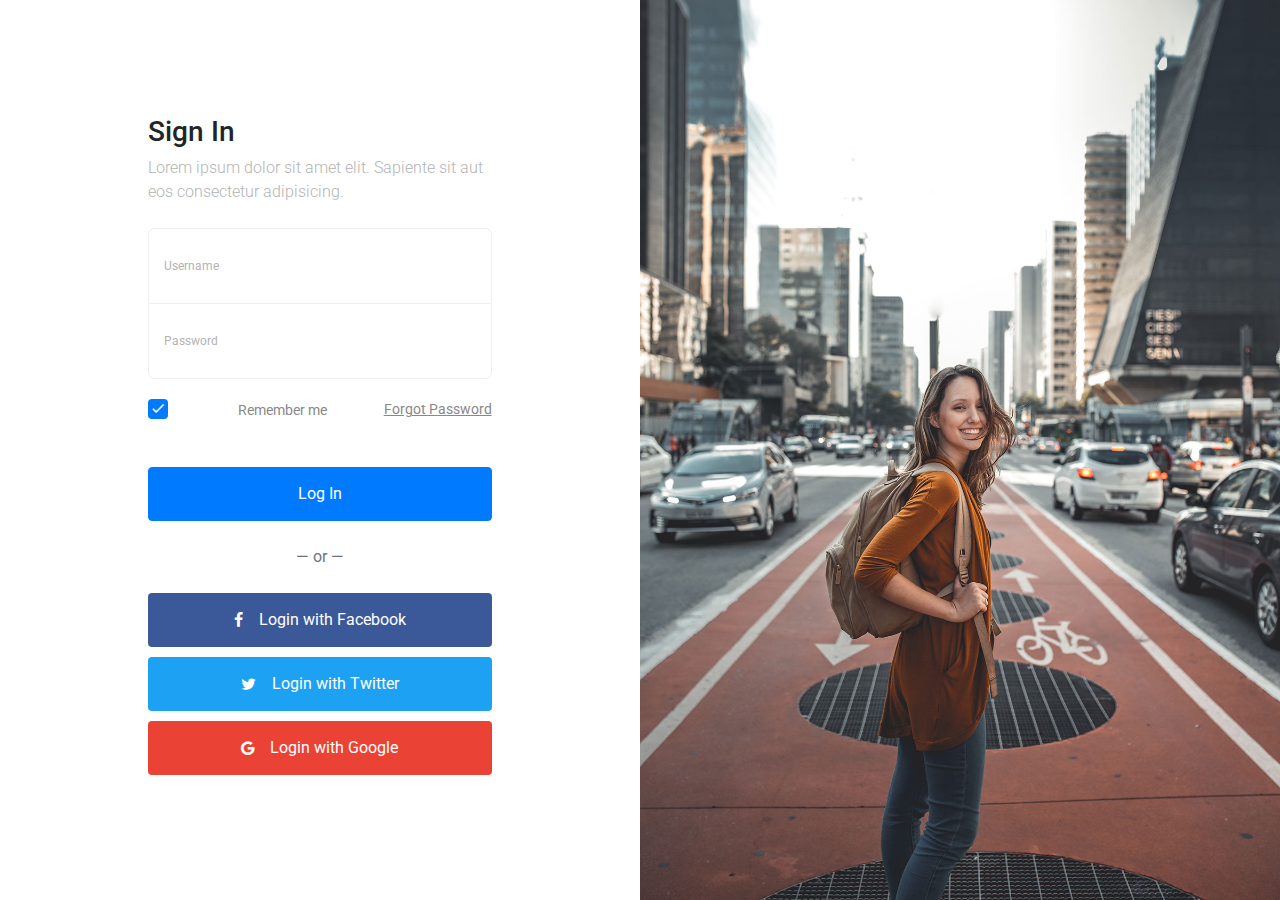
<file: login/index.html>
<!doctype html>
<html lang="en">
  <head>
    <!-- Required meta tags -->
    <meta charset="utf-8">
    <meta name="viewport" content="width=device-width, initial-scale=1, shrink-to-fit=no">
    <link href="https://fonts.googleapis.com/css?family=Roboto:300,400&display=swap" rel="stylesheet">

    <link rel="stylesheet" href="fonts/icomoon/style.css">

    <link rel="stylesheet" href="css/owl.carousel.min.css">

    <!-- Bootstrap CSS -->
    <link rel="stylesheet" href="css/bootstrap.min.css">
    
    <!-- Style -->
    <link rel="stylesheet" href="css/style.css">

    <title>Login #6</title>
  </head>
  <body>
  

  <div class="d-lg-flex half">
    <div class="bg order-1 order-md-2" style="background-image: url('images/bg_1.jpg');"></div>
    <div class="contents order-2 order-md-1">

      <div class="container">
        <div class="row align-items-center justify-content-center">
          <div class="col-md-7">
            <div class="mb-4">
              <h3>Sign In</h3>
              <p class="mb-4">Lorem ipsum dolor sit amet elit. Sapiente sit aut eos consectetur adipisicing.</p>
            </div>
            <form action="#" method="post">
              <div class="form-group first">
                <label for="username">Username</label>
                <input type="text" class="form-control" id="username">

              </div>
              <div class="form-group last mb-3">
                <label for="password">Password</label>
                <input type="password" class="form-control" id="password">
                
              </div>
              
              <div class="d-flex mb-5 align-items-center">
                <label class="control control--checkbox mb-0"><span class="caption">Remember me</span>
                  <input type="checkbox" checked="checked"/>
                  <div class="control__indicator"></div>
                </label>
                <span class="ml-auto"><a href="#" class="forgot-pass">Forgot Password</a></span> 
              </div>

              <input type="submit" value="Log In" class="btn btn-block btn-primary">

              <span class="d-block text-center my-4 text-muted">&mdash; or &mdash;</span>
              
              <div class="social-login">
                <a href="#" class="facebook btn d-flex justify-content-center align-items-center">
                  <span class="icon-facebook mr-3"></span> Login with Facebook
                </a>
                <a href="#" class="twitter btn d-flex justify-content-center align-items-center">
                  <span class="icon-twitter mr-3"></span> Login with  Twitter
                </a>
                <a href="#" class="google btn d-flex justify-content-center align-items-center">
                  <span class="icon-google mr-3"></span> Login with  Google
                </a>
              </div>
            </form>
          </div>
        </div>
      </div>
    </div>

    
  </div>
    
    

    <script src="js/jquery-3.3.1.min.js"></script>
    <script src="js/popper.min.js"></script>
    <script src="js/bootstrap.min.js"></script>
    <script src="js/main.js"></script>
  </body>
</html>
</file>
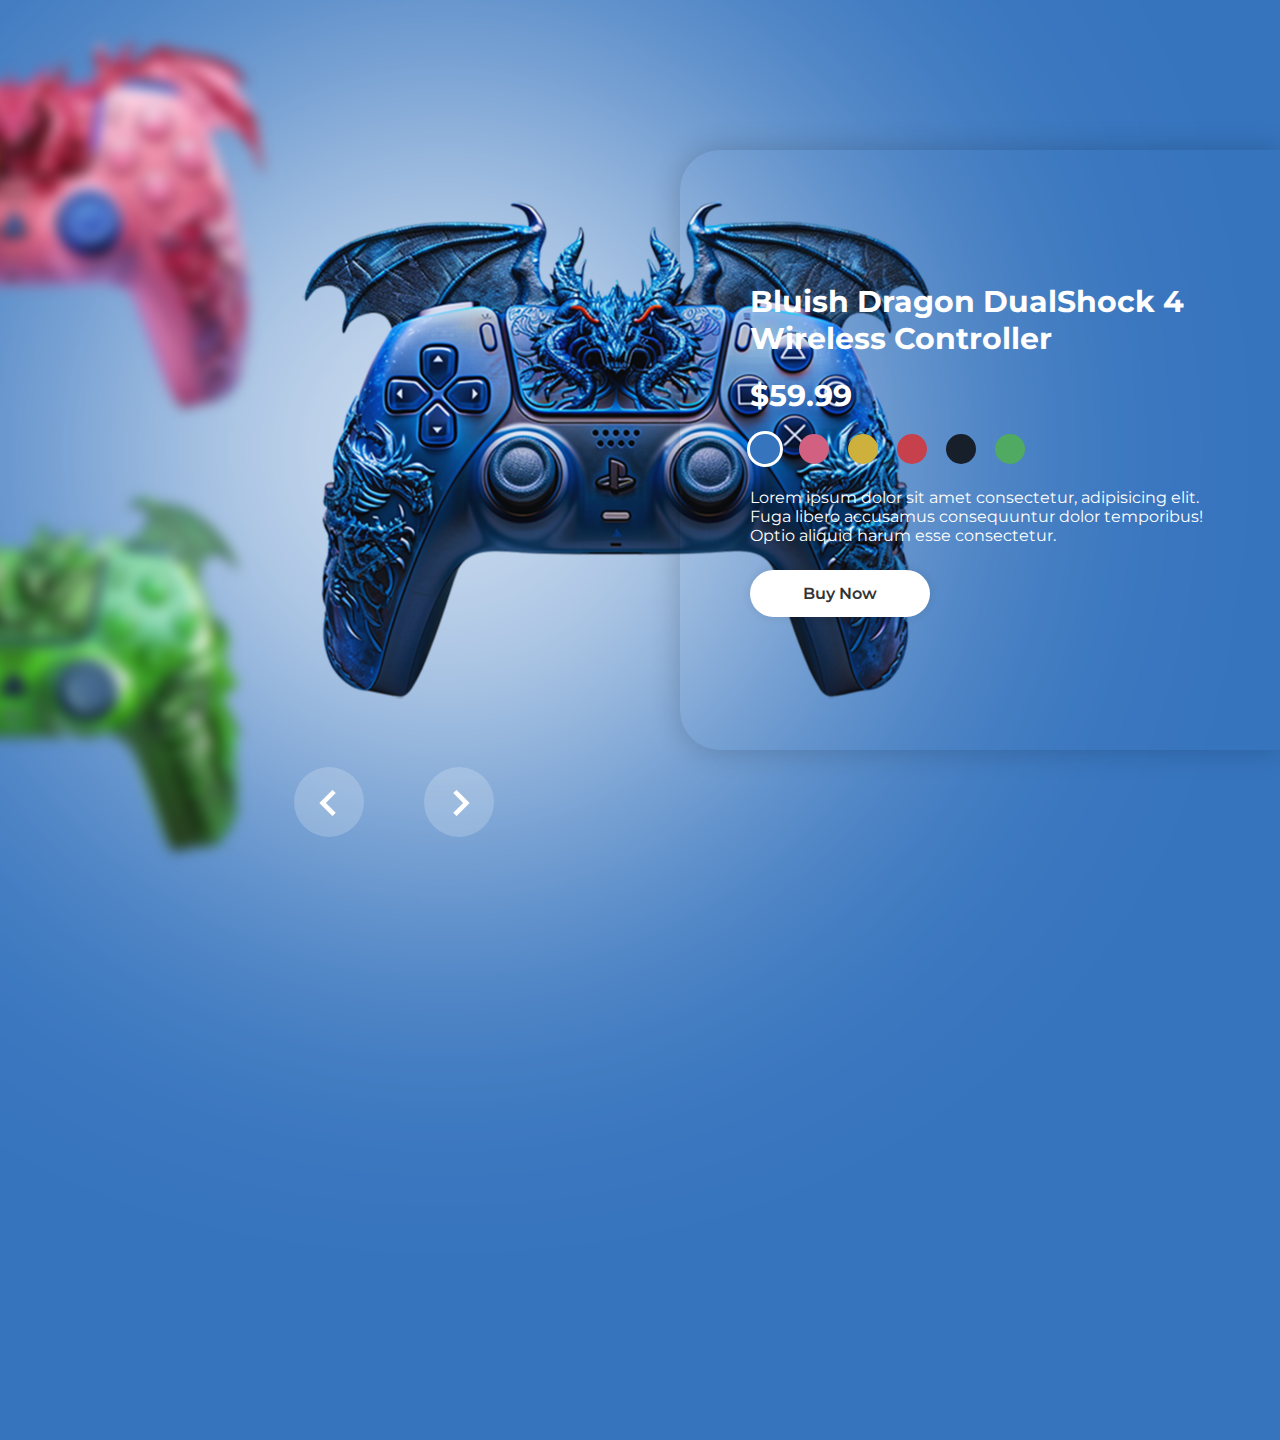
<file: Projects/index.html>
<!DOCTYPE html>
<html lang="en">

<head>
    <meta charset="UTF-8">
    <meta http-equiv="X-UA-Compatible" content="IE=edge">
    <meta name="viewport" content="width=device-width, initial-scale=1.0">
    <title>Slider Carousel using HTML CSS & Javascript | Codehal - Carousel 5</title>
    <link rel="stylesheet" href="style.css">
    <link href='https://unpkg.com/boxicons@2.1.4/css/boxicons.min.css' rel='stylesheet'>
</head>

<body>

    <div class="carousel">
        <div class="img-box">
            <div class="img-list">
                <div class="img-slider">
                    <div class="img-item active" style="--i:1;">
                        <div class="item">
                            <img src="images/img1.png">
                        </div>
                    </div>
                    <div class="img-item" style="--i:2;">
                        <div class="item">
                            <img src="images/img2.png">
                        </div>
                    </div>
                    <div class="img-item" style="--i:3;">
                        <div class="item">
                            <img src="images/img3.png">
                        </div>
                    </div>
                    <div class="img-item" style="--i:4;">
                        <div class="item">
                            <img src="images/img4.png">
                        </div>
                    </div>
                    <div class="img-item" style="--i:5;">
                        <div class="item">
                            <img src="images/img5.png">
                        </div>
                    </div>
                    <div class="img-item" style="--i:6;">
                        <div class="item">
                            <img src="images/img6.png">
                        </div>
                    </div>
                </div>
            </div>
        </div>

        <div class="info-box">
            <div class="info-item active">
                <h2>Bluish Dragon DualShock 4 Wireless Controller</h2>
                <h2>$59.99</h2>
                <div class="colors">
                    <span class="active"></span>
                    <span></span>
                    <span></span>
                    <span></span>
                    <span></span>
                    <span></span>
                </div>
                <p>Lorem ipsum dolor sit amet consectetur, adipisicing elit. Fuga libero accusamus consequuntur dolor temporibus! Optio aliquid harum esse consectetur.</p>
                <a href="#" class="btn">Buy Now</a>
            </div>
            <div class="info-item">
                <h2>Rosa Dragon DualShock 4 Wireless Controller</h2>
                <h2>$59.99</h2>
                <div class="colors">
                    <span></span>
                    <span class="active"></span>
                    <span></span>
                    <span></span>
                    <span></span>
                    <span></span>
                </div>
                <p>Lorem ipsum dolor sit amet consectetur, adipisicing elit. Fuga libero accusamus consequuntur dolor temporibus!
                    Optio aliquid harum esse consectetur.</p>
                <a href="#" class="btn">Buy Now</a>
            </div>
            <div class="info-item">
                <h2>Turmeric Dragon DualShock 4 Wireless Controller</h2>
                <h2>$59.99</h2>
                <div class="colors">
                    <span></span>
                    <span></span>
                    <span class="active"></span>
                    <span></span>
                    <span></span>
                    <span></span>
                </div>
                <p>Lorem ipsum dolor sit amet consectetur, adipisicing elit. Fuga libero accusamus consequuntur dolor temporibus!
                    Optio aliquid harum esse consectetur.</p>
                <a href="#" class="btn">Buy Now</a>
            </div>
            <div class="info-item">
                <h2>Reddish Dragon DualShock 4 Wireless Controller</h2>
                <h2>$59.99</h2>
                <div class="colors">
                    <span></span>
                    <span></span>
                    <span></span>
                    <span class="active"></span>
                    <span></span>
                    <span></span>
                </div>
                <p>Lorem ipsum dolor sit amet consectetur, adipisicing elit. Fuga libero accusamus consequuntur dolor temporibus!
                    Optio aliquid harum esse consectetur.</p>
                <a href="#" class="btn">Buy Now</a>
            </div>
            <div class="info-item">
                <h2>Mirage Dragon DualShock 4 Wireless Controller</h2>
                <h2>$59.99</h2>
                <div class="colors">
                    <span></span>
                    <span></span>
                    <span></span>
                    <span></span>
                    <span class="active"></span>
                    <span></span>
                </div>
                <p>Lorem ipsum dolor sit amet consectetur, adipisicing elit. Fuga libero accusamus consequuntur dolor temporibus!
                    Optio aliquid harum esse consectetur.</p>
                <a href="#" class="btn">Buy Now</a>
            </div>
            <div class="info-item">
                <h2>Algae Dragon DualShock 4 Wireless Controller</h2>
                <h2>$59.99</h2>
                <div class="colors">
                    <span></span>
                    <span></span>
                    <span></span>
                    <span></span>
                    <span></span>
                    <span class="active"></span>
                </div>
                <p>Lorem ipsum dolor sit amet consectetur, adipisicing elit. Fuga libero accusamus consequuntur dolor temporibus!
                    Optio aliquid harum esse consectetur.</p>
                <a href="#" class="btn">Buy Now</a>
            </div>
        </div>

        <div class="navigation">
            <span class="prev-btn">
                <i class='bx bx-chevron-left'></i>
            </span>
            <span class="next-btn">
                <i class='bx bx-chevron-right'></i>
            </span>
        </div>
    </div>


    <script src="script.js"></script>
</body>

</html>
</file>
<file: login/fonts/icomoon/style.css>
@font-face {
  font-family: 'icomoon';
  src:  url('fonts/icomoon.eot?10si43');
  src:  url('fonts/icomoon.eot?10si43#iefix') format('embedded-opentype'),
    url('fonts/icomoon.ttf?10si43') format('truetype'),
    url('fonts/icomoon.woff?10si43') format('woff'),
    url('fonts/icomoon.svg?10si43#icomoon') format('svg');
  font-weight: normal;
  font-style: normal;
}

[class^="icon-"], [class*=" icon-"] {
  /* use !important to prevent issues with browser extensions that change fonts */
  font-family: 'icomoon' !important;
  speak: none;
  font-style: normal;
  font-weight: normal;
  font-variant: normal;
  text-transform: none;
  line-height: 1;

  /* Better Font Rendering =========== */
  -webkit-font-smoothing: antialiased;
  -moz-osx-font-smoothing: grayscale;
}

.icon-asterisk:before {
  content: "\f069";
}
.icon-plus:before {
  content: "\f067";
}
.icon-question:before {
  content: "\f128";
}
.icon-minus:before {
  content: "\f068";
}
.icon-glass:before {
  content: "\f000";
}
.icon-music:before {
  content: "\f001";
}
.icon-search:before {
  content: "\f002";
}
.icon-envelope-o:before {
  content: "\f003";
}
.icon-heart:before {
  content: "\f004";
}
.icon-star:before {
  content: "\f005";
}
.icon-star-o:before {
  content: "\f006";
}
.icon-user:before {
  content: "\f007";
}
.icon-film:before {
  content: "\f008";
}
.icon-th-large:before {
  content: "\f009";
}
.icon-th:before {
  content: "\f00a";
}
.icon-th-list:before {
  content: "\f00b";
}
.icon-check:before {
  content: "\f00c";
}
.icon-close:before {
  content: "\f00d";
}
.icon-remove:before {
  content: "\f00d";
}
.icon-times:before {
  content: "\f00d";
}
.icon-search-plus:before {
  content: "\f00e";
}
.icon-search-minus:before {
  content: "\f010";
}
.icon-power-off:before {
  content: "\f011";
}
.icon-signal:before {
  content: "\f012";
}
.icon-cog:before {
  content: "\f013";
}
.icon-gear:before {
  content: "\f013";
}
.icon-trash-o:before {
  content: "\f014";
}
.icon-home:before {
  content: "\f015";
}
.icon-file-o:before {
  content: "\f016";
}
.icon-clock-o:before {
  content: "\f017";
}
.icon-road:before {
  content: "\f018";
}
.icon-download:before {
  content: "\f019";
}
.icon-arrow-circle-o-down:before {
  content: "\f01a";
}
.icon-arrow-circle-o-up:before {
  content: "\f01b";
}
.icon-inbox:before {
  content: "\f01c";
}
.icon-play-circle-o:before {
  content: "\f01d";
}
.icon-repeat:before {
  content: "\f01e";
}
.icon-rotate-right:before {
  content: "\f01e";
}
.icon-refresh:before {
  content: "\f021";
}
.icon-list-alt:before {
  content: "\f022";
}
.icon-lock:before {
  content: "\f023";
}
.icon-flag:before {
  content: "\f024";
}
.icon-headphones:before {
  content: "\f025";
}
.icon-volume-off:before {
  content: "\f026";
}
.icon-volume-down:before {
  content: "\f027";
}
.icon-volume-up:before {
  content: "\f028";
}
.icon-qrcode:before {
  content: "\f029";
}
.icon-barcode:before {
  content: "\f02a";
}
.icon-tag:before {
  content: "\f02b";
}
.icon-tags:before {
  content: "\f02c";
}
.icon-book:before {
  content: "\f02d";
}
.icon-bookmark:before {
  content: "\f02e";
}
.icon-print:before {
  content: "\f02f";
}
.icon-camera:before {
  content: "\f030";
}
.icon-font:before {
  content: "\f031";
}
.icon-bold:before {
  content: "\f032";
}
.icon-italic:before {
  content: "\f033";
}
.icon-text-height:before {
  content: "\f034";
}
.icon-text-width:before {
  content: "\f035";
}
.icon-align-left:before {
  content: "\f036";
}
.icon-align-center:before {
  content: "\f037";
}
.icon-align-right:before {
  content: "\f038";
}
.icon-align-justify:before {
  content: "\f039";
}
.icon-list:before {
  content: "\f03a";
}
.icon-dedent:before {
  content: "\f03b";
}
.icon-outdent:before {
  content: "\f03b";
}
.icon-indent:before {
  content: "\f03c";
}
.icon-video-camera:before {
  content: "\f03d";
}
.icon-image:before {
  content: "\f03e";
}
.icon-photo:before {
  content: "\f03e";
}
.icon-picture-o:before {
  content: "\f03e";
}
.icon-pencil:before {
  content: "\f040";
}
.icon-map-marker:before {
  content: "\f041";
}
.icon-adjust:before {
  content: "\f042";
}
.icon-tint:before {
  content: "\f043";
}
.icon-edit:before {
  content: "\f044";
}
.icon-pencil-square-o:before {
  content: "\f044";
}
.icon-share-square-o:before {
  content: "\f045";
}
.icon-check-square-o:before {
  content: "\f046";
}
.icon-arrows:before {
  content: "\f047";
}
.icon-step-backward:before {
  content: "\f048";
}
.icon-fast-backward:before {
  content: "\f049";
}
.icon-backward:before {
  content: "\f04a";
}
.icon-play:before {
  content: "\f04b";
}
.icon-pause:before {
  content: "\f04c";
}
.icon-stop:before {
  content: "\f04d";
}
.icon-forward:before {
  content: "\f04e";
}
.icon-fast-forward:before {
  content: "\f050";
}
.icon-step-forward:before {
  content: "\f051";
}
.icon-eject:before {
  content: "\f052";
}
.icon-chevron-left:before {
  content: "\f053";
}
.icon-chevron-right:before {
  content: "\f054";
}
.icon-plus-circle:before {
  content: "\f055";
}
.icon-minus-circle:before {
  content: "\f056";
}
.icon-times-circle:before {
  content: "\f057";
}
.icon-check-circle:before {
  content: "\f058";
}
.icon-question-circle:before {
  content: "\f059";
}
.icon-info-circle:before {
  content: "\f05a";
}
.icon-crosshairs:before {
  content: "\f05b";
}
.icon-times-circle-o:before {
  content: "\f05c";
}
.icon-check-circle-o:before {
  content: "\f05d";
}
.icon-ban:before {
  content: "\f05e";
}
.icon-arrow-left:before {
  content: "\f060";
}
.icon-arrow-right:before {
  content: "\f061";
}
.icon-arrow-up:before {
  content: "\f062";
}
.icon-arrow-down:before {
  content: "\f063";
}
.icon-mail-forward:before {
  content: "\f064";
}
.icon-share:before {
  content: "\f064";
}
.icon-expand:before {
  content: "\f065";
}
.icon-compress:before {
  content: "\f066";
}
.icon-exclamation-circle:before {
  content: "\f06a";
}
.icon-gift:before {
  content: "\f06b";
}
.icon-leaf:before {
  content: "\f06c";
}
.icon-fire:before {
  content: "\f06d";
}
.icon-eye:before {
  content: "\f06e";
}
.icon-eye-slash:before {
  content: "\f070";
}
.icon-exclamation-triangle:before {
  content: "\f071";
}
.icon-warning:before {
  content: "\f071";
}
.icon-plane:before {
  content: "\f072";
}
.icon-calendar:before {
  content: "\f073";
}
.icon-random:before {
  content: "\f074";
}
.icon-comment:before {
  content: "\f075";
}
.icon-magnet:before {
  content: "\f076";
}
.icon-chevron-up:before {
  content: "\f077";
}
.icon-chevron-down:before {
  content: "\f078";
}
.icon-retweet:before {
  content: "\f079";
}
.icon-shopping-cart:before {
  content: "\f07a";
}
.icon-folder:before {
  content: "\f07b";
}
.icon-folder-open:before {
  content: "\f07c";
}
.icon-arrows-v:before {
  content: "\f07d";
}
.icon-arrows-h:before {
  content: "\f07e";
}
.icon-bar-chart:before {
  content: "\f080";
}
.icon-bar-chart-o:before {
  content: "\f080";
}
.icon-twitter-square:before {
  content: "\f081";
}
.icon-facebook-square:before {
  content: "\f082";
}
.icon-camera-retro:before {
  content: "\f083";
}
.icon-key:before {
  content: "\f084";
}
.icon-cogs:before {
  content: "\f085";
}
.icon-gears:before {
  content: "\f085";
}
.icon-comments:before {
  content: "\f086";
}
.icon-thumbs-o-up:before {
  content: "\f087";
}
.icon-thumbs-o-down:before {
  content: "\f088";
}
.icon-star-half:before {
  content: "\f089";
}
.icon-heart-o:before {
  content: "\f08a";
}
.icon-sign-out:before {
  content: "\f08b";
}
.icon-linkedin-square:before {
  content: "\f08c";
}
.icon-thumb-tack:before {
  content: "\f08d";
}
.icon-external-link:before {
  content: "\f08e";
}
.icon-sign-in:before {
  content: "\f090";
}
.icon-trophy:before {
  content: "\f091";
}
.icon-github-square:before {
  content: "\f092";
}
.icon-upload:before {
  content: "\f093";
}
.icon-lemon-o:before {
  content: "\f094";
}
.icon-phone:before {
  content: "\f095";
}
.icon-square-o:before {
  content: "\f096";
}
.icon-bookmark-o:before {
  content: "\f097";
}
.icon-phone-square:before {
  content: "\f098";
}
.icon-twitter:before {
  content: "\f099";
}
.icon-facebook:before {
  content: "\f09a";
}
.icon-facebook-f:before {
  content: "\f09a";
}
.icon-github:before {
  content: "\f09b";
}
.icon-unlock:before {
  content: "\f09c";
}
.icon-credit-card:before {
  content: "\f09d";
}
.icon-feed:before {
  content: "\f09e";
}
.icon-rss:before {
  content: "\f09e";
}
.icon-hdd-o:before {
  content: "\f0a0";
}
.icon-bullhorn:before {
  content: "\f0a1";
}
.icon-bell-o:before {
  content: "\f0a2";
}
.icon-certificate:before {
  content: "\f0a3";
}
.icon-hand-o-right:before {
  content: "\f0a4";
}
.icon-hand-o-left:before {
  content: "\f0a5";
}
.icon-hand-o-up:before {
  content: "\f0a6";
}
.icon-hand-o-down:before {
  content: "\f0a7";
}
.icon-arrow-circle-left:before {
  content: "\f0a8";
}
.icon-arrow-circle-right:before {
  content: "\f0a9";
}
.icon-arrow-circle-up:before {
  content: "\f0aa";
}
.icon-arrow-circle-down:before {
  content: "\f0ab";
}
.icon-globe:before {
  content: "\f0ac";
}
.icon-wrench:before {
  content: "\f0ad";
}
.icon-tasks:before {
  content: "\f0ae";
}
.icon-filter:before {
  content: "\f0b0";
}
.icon-briefcase:before {
  content: "\f0b1";
}
.icon-arrows-alt:before {
  content: "\f0b2";
}
.icon-group:before {
  content: "\f0c0";
}
.icon-users:before {
  content: "\f0c0";
}
.icon-chain:before {
  content: "\f0c1";
}
.icon-link:before {
  content: "\f0c1";
}
.icon-cloud:before {
  content: "\f0c2";
}
.icon-flask:before {
  content: "\f0c3";
}
.icon-cut:before {
  content: "\f0c4";
}
.icon-scissors:before {
  content: "\f0c4";
}
.icon-copy:before {
  content: "\f0c5";
}
.icon-files-o:before {
  content: "\f0c5";
}
.icon-paperclip:before {
  content: "\f0c6";
}
.icon-floppy-o:before {
  content: "\f0c7";
}
.icon-save:before {
  content: "\f0c7";
}
.icon-square:before {
  content: "\f0c8";
}
.icon-bars:before {
  content: "\f0c9";
}
.icon-navicon:before {
  content: "\f0c9";
}
.icon-reorder:before {
  content: "\f0c9";
}
.icon-list-ul:before {
  content: "\f0ca";
}
.icon-list-ol:before {
  content: "\f0cb";
}
.icon-strikethrough:before {
  content: "\f0cc";
}
.icon-underline:before {
  content: "\f0cd";
}
.icon-table:before {
  content: "\f0ce";
}
.icon-magic:before {
  content: "\f0d0";
}
.icon-truck:before {
  content: "\f0d1";
}
.icon-pinterest:before {
  content: "\f0d2";
}
.icon-pinterest-square:before {
  content: "\f0d3";
}
.icon-google-plus-square:before {
  content: "\f0d4";
}
.icon-google-plus:before {
  content: "\f0d5";
}
.icon-money:before {
  content: "\f0d6";
}
.icon-caret-down:before {
  content: "\f0d7";
}
.icon-caret-up:before {
  content: "\f0d8";
}
.icon-caret-left:before {
  content: "\f0d9";
}
.icon-caret-right:before {
  content: "\f0da";
}
.icon-columns:before {
  content: "\f0db";
}
.icon-sort:before {
  content: "\f0dc";
}
.icon-unsorted:before {
  content: "\f0dc";
}
.icon-sort-desc:before {
  content: "\f0dd";
}
.icon-sort-down:before {
  content: "\f0dd";
}
.icon-sort-asc:before {
  content: "\f0de";
}
.icon-sort-up:before {
  content: "\f0de";
}
.icon-envelope:before {
  content: "\f0e0";
}
.icon-linkedin:before {
  content: "\f0e1";
}
.icon-rotate-left:before {
  content: "\f0e2";
}
.icon-undo:before {
  content: "\f0e2";
}
.icon-gavel:before {
  content: "\f0e3";
}
.icon-legal:before {
  content: "\f0e3";
}
.icon-dashboard:before {
  content: "\f0e4";
}
.icon-tachometer:before {
  content: "\f0e4";
}
.icon-comment-o:before {
  content: "\f0e5";
}
.icon-comments-o:before {
  content: "\f0e6";
}
.icon-bolt:before {
  content: "\f0e7";
}
.icon-flash:before {
  content: "\f0e7";
}
.icon-sitemap:before {
  content: "\f0e8";
}
.icon-umbrella:before {
  content: "\f0e9";
}
.icon-clipboard:before {
  content: "\f0ea";
}
.icon-paste:before {
  content: "\f0ea";
}
.icon-lightbulb-o:before {
  content: "\f0eb";
}
.icon-exchange:before {
  content: "\f0ec";
}
.icon-cloud-download:before {
  content: "\f0ed";
}
.icon-cloud-upload:before {
  content: "\f0ee";
}
.icon-user-md:before {
  content: "\f0f0";
}
.icon-stethoscope:before {
  content: "\f0f1";
}
.icon-suitcase:before {
  content: "\f0f2";
}
.icon-bell:before {
  content: "\f0f3";
}
.icon-coffee:before {
  content: "\f0f4";
}
.icon-cutlery:before {
  content: "\f0f5";
}
.icon-file-text-o:before {
  content: "\f0f6";
}
.icon-building-o:before {
  content: "\f0f7";
}
.icon-hospital-o:before {
  content: "\f0f8";
}
.icon-ambulance:before {
  content: "\f0f9";
}
.icon-medkit:before {
  content: "\f0fa";
}
.icon-fighter-jet:before {
  content: "\f0fb";
}
.icon-beer:before {
  content: "\f0fc";
}
.icon-h-square:before {
  content: "\f0fd";
}
.icon-plus-square:before {
  content: "\f0fe";
}
.icon-angle-double-left:before {
  content: "\f100";
}
.icon-angle-double-right:before {
  content: "\f101";
}
.icon-angle-double-up:before {
  content: "\f102";
}
.icon-angle-double-down:before {
  content: "\f103";
}
.icon-angle-left:before {
  content: "\f104";
}
.icon-angle-right:before {
  content: "\f105";
}
.icon-angle-up:before {
  content: "\f106";
}
.icon-angle-down:before {
  content: "\f107";
}
.icon-desktop:before {
  content: "\f108";
}
.icon-laptop:before {
  content: "\f109";
}
.icon-tablet:before {
  content: "\f10a";
}
.icon-mobile:before {
  content: "\f10b";
}
.icon-mobile-phone:before {
  content: "\f10b";
}
.icon-circle-o:before {
  content: "\f10c";
}
.icon-quote-left:before {
  content: "\f10d";
}
.icon-quote-right:before {
  content: "\f10e";
}
.icon-spinner:before {
  content: "\f110";
}
.icon-circle:before {
  content: "\f111";
}
.icon-mail-reply:before {
  content: "\f112";
}
.icon-reply:before {
  content: "\f112";
}
.icon-github-alt:before {
  content: "\f113";
}
.icon-folder-o:before {
  content: "\f114";
}
.icon-folder-open-o:before {
  content: "\f115";
}
.icon-smile-o:before {
  content: "\f118";
}
.icon-frown-o:before {
  content: "\f119";
}
.icon-meh-o:before {
  content: "\f11a";
}
.icon-gamepad:before {
  content: "\f11b";
}
.icon-keyboard-o:before {
  content: "\f11c";
}
.icon-flag-o:before {
  content: "\f11d";
}
.icon-flag-checkered:before {
  content: "\f11e";
}
.icon-terminal:before {
  content: "\f120";
}
.icon-code:before {
  content: "\f121";
}
.icon-mail-reply-all:before {
  content: "\f122";
}
.icon-reply-all:before {
  content: "\f122";
}
.icon-star-half-empty:before {
  content: "\f123";
}
.icon-star-half-full:before {
  content: "\f123";
}
.icon-star-half-o:before {
  content: "\f123";
}
.icon-location-arrow:before {
  content: "\f124";
}
.icon-crop:before {
  content: "\f125";
}
.icon-code-fork:before {
  content: "\f126";
}
.icon-chain-broken:before {
  content: "\f127";
}
.icon-unlink:before {
  content: "\f127";
}
.icon-info:before {
  content: "\f129";
}
.icon-exclamation:before {
  content: "\f12a";
}
.icon-superscript:before {
  content: "\f12b";
}
.icon-subscript:before {
  content: "\f12c";
}
.icon-eraser:before {
  content: "\f12d";
}
.icon-puzzle-piece:before {
  content: "\f12e";
}
.icon-microphone:before {
  content: "\f130";
}
.icon-microphone-slash:before {
  content: "\f131";
}
.icon-shield:before {
  content: "\f132";
}
.icon-calendar-o:before {
  content: "\f133";
}
.icon-fire-extinguisher:before {
  content: "\f134";
}
.icon-rocket:before {
  content: "\f135";
}
.icon-maxcdn:before {
  content: "\f136";
}
.icon-chevron-circle-left:before {
  content: "\f137";
}
.icon-chevron-circle-right:before {
  content: "\f138";
}
.icon-chevron-circle-up:before {
  content: "\f139";
}
.icon-chevron-circle-down:before {
  content: "\f13a";
}
.icon-html5:before {
  content: "\f13b";
}
.icon-css3:before {
  content: "\f13c";
}
.icon-anchor:before {
  content: "\f13d";
}
.icon-unlock-alt:before {
  content: "\f13e";
}
.icon-bullseye:before {
  content: "\f140";
}
.icon-ellipsis-h:before {
  content: "\f141";
}
.icon-ellipsis-v:before {
  content: "\f142";
}
.icon-rss-square:before {
  content: "\f143";
}
.icon-play-circle:before {
  content: "\f144";
}
.icon-ticket:before {
  content: "\f145";
}
.icon-minus-square:before {
  content: "\f146";
}
.icon-minus-square-o:before {
  content: "\f147";
}
.icon-level-up:before {
  content: "\f148";
}
.icon-level-down:before {
  content: "\f149";
}
.icon-check-square:before {
  content: "\f14a";
}
.icon-pencil-square:before {
  content: "\f14b";
}
.icon-external-link-square:before {
  content: "\f14c";
}
.icon-share-square:before {
  content: "\f14d";
}
.icon-compass:before {
  content: "\f14e";
}
.icon-caret-square-o-down:before {
  content: "\f150";
}
.icon-toggle-down:before {
  content: "\f150";
}
.icon-caret-square-o-up:before {
  content: "\f151";
}
.icon-toggle-up:before {
  content: "\f151";
}
.icon-caret-square-o-right:before {
  content: "\f152";
}
.icon-toggle-right:before {
  content: "\f152";
}
.icon-eur:before {
  content: "\f153";
}
.icon-euro:before {
  content: "\f153";
}
.icon-gbp:before {
  content: "\f154";
}
.icon-dollar:before {
  content: "\f155";
}
.icon-usd:before {
  content: "\f155";
}
.icon-inr:before {
  content: "\f156";
}
.icon-rupee:before {
  content: "\f156";
}
.icon-cny:before {
  content: "\f157";
}
.icon-jpy:before {
  content: "\f157";
}
.icon-rmb:before {
  content: "\f157";
}
.icon-yen:before {
  content: "\f157";
}
.icon-rouble:before {
  content: "\f158";
}
.icon-rub:before {
  content: "\f158";
}
.icon-ruble:before {
  content: "\f158";
}
.icon-krw:before {
  content: "\f159";
}
.icon-won:before {
  content: "\f159";
}
.icon-bitcoin:before {
  content: "\f15a";
}
.icon-btc:before {
  content: "\f15a";
}
.icon-file:before {
  content: "\f15b";
}
.icon-file-text:before {
  content: "\f15c";
}
.icon-sort-alpha-asc:before {
  content: "\f15d";
}
.icon-sort-alpha-desc:before {
  content: "\f15e";
}
.icon-sort-amount-asc:before {
  content: "\f160";
}
.icon-sort-amount-desc:before {
  content: "\f161";
}
.icon-sort-numeric-asc:before {
  content: "\f162";
}
.icon-sort-numeric-desc:before {
  content: "\f163";
}
.icon-thumbs-up:before {
  content: "\f164";
}
.icon-thumbs-down:before {
  content: "\f165";
}
.icon-youtube-square:before {
  content: "\f166";
}
.icon-youtube:before {
  content: "\f167";
}
.icon-xing:before {
  content: "\f168";
}
.icon-xing-square:before {
  content: "\f169";
}
.icon-youtube-play:before {
  content: "\f16a";
}
.icon-dropbox:before {
  content: "\f16b";
}
.icon-stack-overflow:before {
  content: "\f16c";
}
.icon-instagram:before {
  content: "\f16d";
}
.icon-flickr:before {
  content: "\f16e";
}
.icon-adn:before {
  content: "\f170";
}
.icon-bitbucket:before {
  content: "\f171";
}
.icon-bitbucket-square:before {
  content: "\f172";
}
.icon-tumblr:before {
  content: "\f173";
}
.icon-tumblr-square:before {
  content: "\f174";
}
.icon-long-arrow-down:before {
  content: "\f175";
}
.icon-long-arrow-up:before {
  content: "\f176";
}
.icon-long-arrow-left:before {
  content: "\f177";
}
.icon-long-arrow-right:before {
  content: "\f178";
}
.icon-apple:before {
  content: "\f179";
}
.icon-windows:before {
  content: "\f17a";
}
.icon-android:before {
  content: "\f17b";
}
.icon-linux:before {
  content: "\f17c";
}
.icon-dribbble:before {
  content: "\f17d";
}
.icon-skype:before {
  content: "\f17e";
}
.icon-foursquare:before {
  content: "\f180";
}
.icon-trello:before {
  content: "\f181";
}
.icon-female:before {
  content: "\f182";
}
.icon-male:before {
  content: "\f183";
}
.icon-gittip:before {
  content: "\f184";
}
.icon-gratipay:before {
  content: "\f184";
}
.icon-sun-o:before {
  content: "\f185";
}
.icon-moon-o:before {
  content: "\f186";
}
.icon-archive:before {
  content: "\f187";
}
.icon-bug:before {
  content: "\f188";
}
.icon-vk:before {
  content: "\f189";
}
.icon-weibo:before {
  content: "\f18a";
}
.icon-renren:before {
  content: "\f18b";
}
.icon-pagelines:before {
  content: "\f18c";
}
.icon-stack-exchange:before {
  content: "\f18d";
}
.icon-arrow-circle-o-right:before {
  content: "\f18e";
}
.icon-arrow-circle-o-left:before {
  content: "\f190";
}
.icon-caret-square-o-left:before {
  content: "\f191";
}
.icon-toggle-left:before {
  content: "\f191";
}
.icon-dot-circle-o:before {
  content: "\f192";
}
.icon-wheelchair:before {
  content: "\f193";
}
.icon-vimeo-square:before {
  content: "\f194";
}
.icon-try:before {
  content: "\f195";
}
.icon-turkish-lira:before {
  content: "\f195";
}
.icon-plus-square-o:before {
  content: "\f196";
}
.icon-space-shuttle:before {
  content: "\f197";
}
.icon-slack:before {
  content: "\f198";
}
.icon-envelope-square:before {
  content: "\f199";
}
.icon-wordpress:before {
  content: "\f19a";
}
.icon-openid:before {
  content: "\f19b";
}
.icon-bank:before {
  content: "\f19c";
}
.icon-institution:before {
  content: "\f19c";
}
.icon-university:before {
  content: "\f19c";
}
.icon-graduation-cap:before {
  content: "\f19d";
}
.icon-mortar-board:before {
  content: "\f19d";
}
.icon-yahoo:before {
  content: "\f19e";
}
.icon-google:before {
  content: "\f1a0";
}
.icon-reddit:before {
  content: "\f1a1";
}
.icon-reddit-square:before {
  content: "\f1a2";
}
.icon-stumbleupon-circle:before {
  content: "\f1a3";
}
.icon-stumbleupon:before {
  content: "\f1a4";
}
.icon-delicious:before {
  content: "\f1a5";
}
.icon-digg:before {
  content: "\f1a6";
}
.icon-pied-piper-pp:before {
  content: "\f1a7";
}
.icon-pied-piper-alt:before {
  content: "\f1a8";
}
.icon-drupal:before {
  content: "\f1a9";
}
.icon-joomla:before {
  content: "\f1aa";
}
.icon-language:before {
  content: "\f1ab";
}
.icon-fax:before {
  content: "\f1ac";
}
.icon-building:before {
  content: "\f1ad";
}
.icon-child:before {
  content: "\f1ae";
}
.icon-paw:before {
  content: "\f1b0";
}
.icon-spoon:before {
  content: "\f1b1";
}
.icon-cube:before {
  content: "\f1b2";
}
.icon-cubes:before {
  content: "\f1b3";
}
.icon-behance:before {
  content: "\f1b4";
}
.icon-behance-square:before {
  content: "\f1b5";
}
.icon-steam:before {
  content: "\f1b6";
}
.icon-steam-square:before {
  content: "\f1b7";
}
.icon-recycle:before {
  content: "\f1b8";
}
.icon-automobile:before {
  content: "\f1b9";
}
.icon-car:before {
  content: "\f1b9";
}
.icon-cab:before {
  content: "\f1ba";
}
.icon-taxi:before {
  content: "\f1ba";
}
.icon-tree:before {
  content: "\f1bb";
}
.icon-spotify:before {
  content: "\f1bc";
}
.icon-deviantart:before {
  content: "\f1bd";
}
.icon-soundcloud:before {
  content: "\f1be";
}
.icon-database:before {
  content: "\f1c0";
}
.icon-file-pdf-o:before {
  content: "\f1c1";
}
.icon-file-word-o:before {
  content: "\f1c2";
}
.icon-file-excel-o:before {
  content: "\f1c3";
}
.icon-file-powerpoint-o:before {
  content: "\f1c4";
}
.icon-file-image-o:before {
  content: "\f1c5";
}
.icon-file-photo-o:before {
  content: "\f1c5";
}
.icon-file-picture-o:before {
  content: "\f1c5";
}
.icon-file-archive-o:before {
  content: "\f1c6";
}
.icon-file-zip-o:before {
  content: "\f1c6";
}
.icon-file-audio-o:before {
  content: "\f1c7";
}
.icon-file-sound-o:before {
  content: "\f1c7";
}
.icon-file-movie-o:before {
  content: "\f1c8";
}
.icon-file-video-o:before {
  content: "\f1c8";
}
.icon-file-code-o:before {
  content: "\f1c9";
}
.icon-vine:before {
  content: "\f1ca";
}
.icon-codepen:before {
  content: "\f1cb";
}
.icon-jsfiddle:before {
  content: "\f1cc";
}
.icon-life-bouy:before {
  content: "\f1cd";
}
.icon-life-buoy:before {
  content: "\f1cd";
}
.icon-life-ring:before {
  content: "\f1cd";
}
.icon-life-saver:before {
  content: "\f1cd";
}
.icon-support:before {
  content: "\f1cd";
}
.icon-circle-o-notch:before {
  content: "\f1ce";
}
.icon-ra:before {
  content: "\f1d0";
}
.icon-rebel:before {
  content: "\f1d0";
}
.icon-resistance:before {
  content: "\f1d0";
}
.icon-empire:before {
  content: "\f1d1";
}
.icon-ge:before {
  content: "\f1d1";
}
.icon-git-square:before {
  content: "\f1d2";
}
.icon-git:before {
  content: "\f1d3";
}
.icon-hacker-news:before {
  content: "\f1d4";
}
.icon-y-combinator-square:before {
  content: "\f1d4";
}
.icon-yc-square:before {
  content: "\f1d4";
}
.icon-tencent-weibo:before {
  content: "\f1d5";
}
.icon-qq:before {
  content: "\f1d6";
}
.icon-wechat:before {
  content: "\f1d7";
}
.icon-weixin:before {
  content: "\f1d7";
}
.icon-paper-plane:before {
  content: "\f1d8";
}
.icon-send:before {
  content: "\f1d8";
}
.icon-paper-plane-o:before {
  content: "\f1d9";
}
.icon-send-o:before {
  content: "\f1d9";
}
.icon-history:before {
  content: "\f1da";
}
.icon-circle-thin:before {
  content: "\f1db";
}
.icon-header:before {
  content: "\f1dc";
}
.icon-paragraph:before {
  content: "\f1dd";
}
.icon-sliders:before {
  content: "\f1de";
}
.icon-share-alt:before {
  content: "\f1e0";
}
.icon-share-alt-square:before {
  content: "\f1e1";
}
.icon-bomb:before {
  content: "\f1e2";
}
.icon-futbol-o:before {
  content: "\f1e3";
}
.icon-soccer-ball-o:before {
  content: "\f1e3";
}
.icon-tty:before {
  content: "\f1e4";
}
.icon-binoculars:before {
  content: "\f1e5";
}
.icon-plug:before {
  content: "\f1e6";
}
.icon-slideshare:before {
  content: "\f1e7";
}
.icon-twitch:before {
  content: "\f1e8";
}
.icon-yelp:before {
  content: "\f1e9";
}
.icon-newspaper-o:before {
  content: "\f1ea";
}
.icon-wifi:before {
  content: "\f1eb";
}
.icon-calculator:before {
  content: "\f1ec";
}
.icon-paypal:before {
  content: "\f1ed";
}
.icon-google-wallet:before {
  content: "\f1ee";
}
.icon-cc-visa:before {
  content: "\f1f0";
}
.icon-cc-mastercard:before {
  content: "\f1f1";
}
.icon-cc-discover:before {
  content: "\f1f2";
}
.icon-cc-amex:before {
  content: "\f1f3";
}
.icon-cc-paypal:before {
  content: "\f1f4";
}
.icon-cc-stripe:before {
  content: "\f1f5";
}
.icon-bell-slash:before {
  content: "\f1f6";
}
.icon-bell-slash-o:before {
  content: "\f1f7";
}
.icon-trash:before {
  content: "\f1f8";
}
.icon-copyright:before {
  content: "\f1f9";
}
.icon-at:before {
  content: "\f1fa";
}
.icon-eyedropper:before {
  content: "\f1fb";
}
.icon-paint-brush:before {
  content: "\f1fc";
}
.icon-birthday-cake:before {
  content: "\f1fd";
}
.icon-area-chart:before {
  content: "\f1fe";
}
.icon-pie-chart:before {
  content: "\f200";
}
.icon-line-chart:before {
  content: "\f201";
}
.icon-lastfm:before {
  content: "\f202";
}
.icon-lastfm-square:before {
  content: "\f203";
}
.icon-toggle-off:before {
  content: "\f204";
}
.icon-toggle-on:before {
  content: "\f205";
}
.icon-bicycle:before {
  content: "\f206";
}
.icon-bus:before {
  content: "\f207";
}
.icon-ioxhost:before {
  content: "\f208";
}
.icon-angellist:before {
  content: "\f209";
}
.icon-cc:before {
  content: "\f20a";
}
.icon-ils:before {
  content: "\f20b";
}
.icon-shekel:before {
  content: "\f20b";
}
.icon-sheqel:before {
  content: "\f20b";
}
.icon-meanpath:before {
  content: "\f20c";
}
.icon-buysellads:before {
  content: "\f20d";
}
.icon-connectdevelop:before {
  content: "\f20e";
}
.icon-dashcube:before {
  content: "\f210";
}
.icon-forumbee:before {
  content: "\f211";
}
.icon-leanpub:before {
  content: "\f212";
}
.icon-sellsy:before {
  content: "\f213";
}
.icon-shirtsinbulk:before {
  content: "\f214";
}
.icon-simplybuilt:before {
  content: "\f215";
}
.icon-skyatlas:before {
  content: "\f216";
}
.icon-cart-plus:before {
  content: "\f217";
}
.icon-cart-arrow-down:before {
  content: "\f218";
}
.icon-diamond:before {
  content: "\f219";
}
.icon-ship:before {
  content: "\f21a";
}
.icon-user-secret:before {
  content: "\f21b";
}
.icon-motorcycle:before {
  content: "\f21c";
}
.icon-street-view:before {
  content: "\f21d";
}
.icon-heartbeat:before {
  content: "\f21e";
}
.icon-venus:before {
  content: "\f221";
}
.icon-mars:before {
  content: "\f222";
}
.icon-mercury:before {
  content: "\f223";
}
.icon-intersex:before {
  content: "\f224";
}
.icon-transgender:before {
  content: "\f224";
}
.icon-transgender-alt:before {
  content: "\f225";
}
.icon-venus-double:before {
  content: "\f226";
}
.icon-mars-double:before {
  content: "\f227";
}
.icon-venus-mars:before {
  content: "\f228";
}
.icon-mars-stroke:before {
  content: "\f229";
}
.icon-mars-stroke-v:before {
  content: "\f22a";
}
.icon-mars-stroke-h:before {
  content: "\f22b";
}
.icon-neuter:before {
  content: "\f22c";
}
.icon-genderless:before {
  content: "\f22d";
}
.icon-facebook-official:before {
  content: "\f230";
}
.icon-pinterest-p:before {
  content: "\f231";
}
.icon-whatsapp:before {
  content: "\f232";
}
.icon-server:before {
  content: "\f233";
}
.icon-user-plus:before {
  content: "\f234";
}
.icon-user-times:before {
  content: "\f235";
}
.icon-bed:before {
  content: "\f236";
}
.icon-hotel:before {
  content: "\f236";
}
.icon-viacoin:before {
  content: "\f237";
}
.icon-train:before {
  content: "\f238";
}
.icon-subway:before {
  content: "\f239";
}
.icon-medium:before {
  content: "\f23a";
}
.icon-y-combinator:before {
  content: "\f23b";
}
.icon-yc:before {
  content: "\f23b";
}
.icon-optin-monster:before {
  content: "\f23c";
}
.icon-opencart:before {
  content: "\f23d";
}
.icon-expeditedssl:before {
  content: "\f23e";
}
.icon-battery:before {
  content: "\f240";
}
.icon-battery-4:before {
  content: "\f240";
}
.icon-battery-full:before {
  content: "\f240";
}
.icon-battery-3:before {
  content: "\f241";
}
.icon-battery-three-quarters:before {
  content: "\f241";
}
.icon-battery-2:before {
  content: "\f242";
}
.icon-battery-half:before {
  content: "\f242";
}
.icon-battery-1:before {
  content: "\f243";
}
.icon-battery-quarter:before {
  content: "\f243";
}
.icon-battery-0:before {
  content: "\f244";
}
.icon-battery-empty:before {
  content: "\f244";
}
.icon-mouse-pointer:before {
  content: "\f245";
}
.icon-i-cursor:before {
  content: "\f246";
}
.icon-object-group:before {
  content: "\f247";
}
.icon-object-ungroup:before {
  content: "\f248";
}
.icon-sticky-note:before {
  content: "\f249";
}
.icon-sticky-note-o:before {
  content: "\f24a";
}
.icon-cc-jcb:before {
  content: "\f24b";
}
.icon-cc-diners-club:before {
  content: "\f24c";
}
.icon-clone:before {
  content: "\f24d";
}
.icon-balance-scale:before {
  content: "\f24e";
}
.icon-hourglass-o:before {
  content: "\f250";
}
.icon-hourglass-1:before {
  content: "\f251";
}
.icon-hourglass-start:before {
  content: "\f251";
}
.icon-hourglass-2:before {
  content: "\f252";
}
.icon-hourglass-half:before {
  content: "\f252";
}
.icon-hourglass-3:before {
  content: "\f253";
}
.icon-hourglass-end:before {
  content: "\f253";
}
.icon-hourglass:before {
  content: "\f254";
}
.icon-hand-grab-o:before {
  content: "\f255";
}
.icon-hand-rock-o:before {
  content: "\f255";
}
.icon-hand-paper-o:before {
  content: "\f256";
}
.icon-hand-stop-o:before {
  content: "\f256";
}
.icon-hand-scissors-o:before {
  content: "\f257";
}
.icon-hand-lizard-o:before {
  content: "\f258";
}
.icon-hand-spock-o:before {
  content: "\f259";
}
.icon-hand-pointer-o:before {
  content: "\f25a";
}
.icon-hand-peace-o:before {
  content: "\f25b";
}
.icon-trademark:before {
  content: "\f25c";
}
.icon-registered:before {
  content: "\f25d";
}
.icon-creative-commons:before {
  content: "\f25e";
}
.icon-gg:before {
  content: "\f260";
}
.icon-gg-circle:before {
  content: "\f261";
}
.icon-tripadvisor:before {
  content: "\f262";
}
.icon-odnoklassniki:before {
  content: "\f263";
}
.icon-odnoklassniki-square:before {
  content: "\f264";
}
.icon-get-pocket:before {
  content: "\f265";
}
.icon-wikipedia-w:before {
  content: "\f266";
}
.icon-safari:before {
  content: "\f267";
}
.icon-chrome:before {
  content: "\f268";
}
.icon-firefox:before {
  content: "\f269";
}
.icon-opera:before {
  content: "\f26a";
}
.icon-internet-explorer:before {
  content: "\f26b";
}
.icon-television:before {
  content: "\f26c";
}
.icon-tv:before {
  content: "\f26c";
}
.icon-contao:before {
  content: "\f26d";
}
.icon-500px:before {
  content: "\f26e";
}
.icon-amazon:before {
  content: "\f270";
}
.icon-calendar-plus-o:before {
  content: "\f271";
}
.icon-calendar-minus-o:before {
  content: "\f272";
}
.icon-calendar-times-o:before {
  content: "\f273";
}
.icon-calendar-check-o:before {
  content: "\f274";
}
.icon-industry:before {
  content: "\f275";
}
.icon-map-pin:before {
  content: "\f276";
}
.icon-map-signs:before {
  content: "\f277";
}
.icon-map-o:before {
  content: "\f278";
}
.icon-map:before {
  content: "\f279";
}
.icon-commenting:before {
  content: "\f27a";
}
.icon-commenting-o:before {
  content: "\f27b";
}
.icon-houzz:before {
  content: "\f27c";
}
.icon-vimeo:before {
  content: "\f27d";
}
.icon-black-tie:before {
  content: "\f27e";
}
.icon-fonticons:before {
  content: "\f280";
}
.icon-reddit-alien:before {
  content: "\f281";
}
.icon-edge:before {
  content: "\f282";
}
.icon-credit-card-alt:before {
  content: "\f283";
}
.icon-codiepie:before {
  content: "\f284";
}
.icon-modx:before {
  content: "\f285";
}
.icon-fort-awesome:before {
  content: "\f286";
}
.icon-usb:before {
  content: "\f287";
}
.icon-product-hunt:before {
  content: "\f288";
}
.icon-mixcloud:before {
  content: "\f289";
}
.icon-scribd:before {
  content: "\f28a";
}
.icon-pause-circle:before {
  content: "\f28b";
}
.icon-pause-circle-o:before {
  content: "\f28c";
}
.icon-stop-circle:before {
  content: "\f28d";
}
.icon-stop-circle-o:before {
  content: "\f28e";
}
.icon-shopping-bag:before {
  content: "\f290";
}
.icon-shopping-basket:before {
  content: "\f291";
}
.icon-hashtag:before {
  content: "\f292";
}
.icon-bluetooth:before {
  content: "\f293";
}
.icon-bluetooth-b:before {
  content: "\f294";
}
.icon-percent:before {
  content: "\f295";
}
.icon-gitlab:before {
  content: "\f296";
}
.icon-wpbeginner:before {
  content: "\f297";
}
.icon-wpforms:before {
  content: "\f298";
}
.icon-envira:before {
  content: "\f299";
}
.icon-universal-access:before {
  content: "\f29a";
}
.icon-wheelchair-alt:before {
  content: "\f29b";
}
.icon-question-circle-o:before {
  content: "\f29c";
}
.icon-blind:before {
  content: "\f29d";
}
.icon-audio-description:before {
  content: "\f29e";
}
.icon-volume-control-phone:before {
  content: "\f2a0";
}
.icon-braille:before {
  content: "\f2a1";
}
.icon-assistive-listening-systems:before {
  content: "\f2a2";
}
.icon-american-sign-language-interpreting:before {
  content: "\f2a3";
}
.icon-asl-interpreting:before {
  content: "\f2a3";
}
.icon-deaf:before {
  content: "\f2a4";
}
.icon-deafness:before {
  content: "\f2a4";
}
.icon-hard-of-hearing:before {
  content: "\f2a4";
}
.icon-glide:before {
  content: "\f2a5";
}
.icon-glide-g:before {
  content: "\f2a6";
}
.icon-sign-language:before {
  content: "\f2a7";
}
.icon-signing:before {
  content: "\f2a7";
}
.icon-low-vision:before {
  content: "\f2a8";
}
.icon-viadeo:before {
  content: "\f2a9";
}
.icon-viadeo-square:before {
  content: "\f2aa";
}
.icon-snapchat:before {
  content: "\f2ab";
}
.icon-snapchat-ghost:before {
  content: "\f2ac";
}
.icon-snapchat-square:before {
  content: "\f2ad";
}
.icon-pied-piper:before {
  content: "\f2ae";
}
.icon-first-order:before {
  content: "\f2b0";
}
.icon-yoast:before {
  content: "\f2b1";
}
.icon-themeisle:before {
  content: "\f2b2";
}
.icon-google-plus-circle:before {
  content: "\f2b3";
}
.icon-google-plus-official:before {
  content: "\f2b3";
}
.icon-fa:before {
  content: "\f2b4";
}
.icon-font-awesome:before {
  content: "\f2b4";
}
.icon-handshake-o:before {
  content: "\f2b5";
}
.icon-envelope-open:before {
  content: "\f2b6";
}
.icon-envelope-open-o:before {
  content: "\f2b7";
}
.icon-linode:before {
  content: "\f2b8";
}
.icon-address-book:before {
  content: "\f2b9";
}
.icon-address-book-o:before {
  content: "\f2ba";
}
.icon-address-card:before {
  content: "\f2bb";
}
.icon-vcard:before {
  content: "\f2bb";
}
.icon-address-card-o:before {
  content: "\f2bc";
}
.icon-vcard-o:before {
  content: "\f2bc";
}
.icon-user-circle:before {
  content: "\f2bd";
}
.icon-user-circle-o:before {
  content: "\f2be";
}
.icon-user-o:before {
  content: "\f2c0";
}
.icon-id-badge:before {
  content: "\f2c1";
}
.icon-drivers-license:before {
  content: "\f2c2";
}
.icon-id-card:before {
  content: "\f2c2";
}
.icon-drivers-license-o:before {
  content: "\f2c3";
}
.icon-id-card-o:before {
  content: "\f2c3";
}
.icon-quora:before {
  content: "\f2c4";
}
.icon-free-code-camp:before {
  content: "\f2c5";
}
.icon-telegram:before {
  content: "\f2c6";
}
.icon-thermometer:before {
  content: "\f2c7";
}
.icon-thermometer-4:before {
  content: "\f2c7";
}
.icon-thermometer-full:before {
  content: "\f2c7";
}
.icon-thermometer-3:before {
  content: "\f2c8";
}
.icon-thermometer-three-quarters:before {
  content: "\f2c8";
}
.icon-thermometer-2:before {
  content: "\f2c9";
}
.icon-thermometer-half:before {
  content: "\f2c9";
}
.icon-thermometer-1:before {
  content: "\f2ca";
}
.icon-thermometer-quarter:before {
  content: "\f2ca";
}
.icon-thermometer-0:before {
  content: "\f2cb";
}
.icon-thermometer-empty:before {
  content: "\f2cb";
}
.icon-shower:before {
  content: "\f2cc";
}
.icon-bath:before {
  content: "\f2cd";
}
.icon-bathtub:before {
  content: "\f2cd";
}
.icon-s15:before {
  content: "\f2cd";
}
.icon-podcast:before {
  content: "\f2ce";
}
.icon-window-maximize:before {
  content: "\f2d0";
}
.icon-window-minimize:before {
  content: "\f2d1";
}
.icon-window-restore:before {
  content: "\f2d2";
}
.icon-times-rectangle:before {
  content: "\f2d3";
}
.icon-window-close:before {
  content: "\f2d3";
}
.icon-times-rectangle-o:before {
  content: "\f2d4";
}
.icon-window-close-o:before {
  content: "\f2d4";
}
.icon-bandcamp:before {
  content: "\f2d5";
}
.icon-grav:before {
  content: "\f2d6";
}
.icon-etsy:before {
  content: "\f2d7";
}
.icon-imdb:before {
  content: "\f2d8";
}
.icon-ravelry:before {
  content: "\f2d9";
}
.icon-eercast:before {
  content: "\f2da";
}
.icon-microchip:before {
  content: "\f2db";
}
.icon-snowflake-o:before {
  content: "\f2dc";
}
.icon-superpowers:before {
  content: "\f2dd";
}
.icon-wpexplorer:before {
  content: "\f2de";
}
.icon-meetup:before {
  content: "\f2e0";
}
.icon-3d_rotation:before {
  content: "\e84d";
}
.icon-ac_unit:before {
  content: "\eb3b";
}
.icon-alarm:before {
  content: "\e855";
}
.icon-access_alarms:before {
  content: "\e191";
}
.icon-schedule:before {
  content: "\e8b5";
}
.icon-accessibility:before {
  content: "\e84e";
}
.icon-accessible:before {
  content: "\e914";
}
.icon-account_balance:before {
  content: "\e84f";
}
.icon-account_balance_wallet:before {
  content: "\e850";
}
.icon-account_box:before {
  content: "\e851";
}
.icon-account_circle:before {
  content: "\e853";
}
.icon-adb:before {
  content: "\e60e";
}
.icon-add:before {
  content: "\e145";
}
.icon-add_a_photo:before {
  content: "\e439";
}
.icon-alarm_add:before {
  content: "\e856";
}
.icon-add_alert:before {
  content: "\e003";
}
.icon-add_box:before {
  content: "\e146";
}
.icon-add_circle:before {
  content: "\e147";
}
.icon-control_point:before {
  content: "\e3ba";
}
.icon-add_location:before {
  content: "\e567";
}
.icon-add_shopping_cart:before {
  content: "\e854";
}
.icon-queue:before {
  content: "\e03c";
}
.icon-add_to_queue:before {
  content: "\e05c";
}
.icon-adjust2:before {
  content: "\e39e";
}
.icon-airline_seat_flat:before {
  content: "\e630";
}
.icon-airline_seat_flat_angled:before {
  content: "\e631";
}
.icon-airline_seat_individual_suite:before {
  content: "\e632";
}
.icon-airline_seat_legroom_extra:before {
  content: "\e633";
}
.icon-airline_seat_legroom_normal:before {
  content: "\e634";
}
.icon-airline_seat_legroom_reduced:before {
  content: "\e635";
}
.icon-airline_seat_recline_extra:before {
  content: "\e636";
}
.icon-airline_seat_recline_normal:before {
  content: "\e637";
}
.icon-flight:before {
  content: "\e539";
}
.icon-airplanemode_inactive:before {
  content: "\e194";
}
.icon-airplay:before {
  content: "\e055";
}
.icon-airport_shuttle:before {
  content: "\eb3c";
}
.icon-alarm_off:before {
  content: "\e857";
}
.icon-alarm_on:before {
  content: "\e858";
}
.icon-album:before {
  content: "\e019";
}
.icon-all_inclusive:before {
  content: "\eb3d";
}
.icon-all_out:before {
  content: "\e90b";
}
.icon-android2:before {
  content: "\e859";
}
.icon-announcement:before {
  content: "\e85a";
}
.icon-apps:before {
  content: "\e5c3";
}
.icon-archive2:before {
  content: "\e149";
}
.icon-arrow_back:before {
  content: "\e5c4";
}
.icon-arrow_downward:before {
  content: "\e5db";
}
.icon-arrow_drop_down:before {
  content: "\e5c5";
}
.icon-arrow_drop_down_circle:before {
  content: "\e5c6";
}
.icon-arrow_drop_up:before {
  content: "\e5c7";
}
.icon-arrow_forward:before {
  content: "\e5c8";
}
.icon-arrow_upward:before {
  content: "\e5d8";
}
.icon-art_track:before {
  content: "\e060";
}
.icon-aspect_ratio:before {
  content: "\e85b";
}
.icon-poll:before {
  content: "\e801";
}
.icon-assignment:before {
  content: "\e85d";
}
.icon-assignment_ind:before {
  content: "\e85e";
}
.icon-assignment_late:before {
  content: "\e85f";
}
.icon-assignment_return:before {
  content: "\e860";
}
.icon-assignment_returned:before {
  content: "\e861";
}
.icon-assignment_turned_in:before {
  content: "\e862";
}
.icon-assistant:before {
  content: "\e39f";
}
.icon-flag2:before {
  content: "\e153";
}
.icon-attach_file:before {
  content: "\e226";
}
.icon-attach_money:before {
  content: "\e227";
}
.icon-attachment:before {
  content: "\e2bc";
}
.icon-audiotrack:before {
  content: "\e3a1";
}
.icon-autorenew:before {
  content: "\e863";
}
.icon-av_timer:before {
  content: "\e01b";
}
.icon-backspace:before {
  content: "\e14a";
}
.icon-cloud_upload:before {
  content: "\e2c3";
}
.icon-battery_alert:before {
  content: "\e19c";
}
.icon-battery_charging_full:before {
  content: "\e1a3";
}
.icon-battery_std:before {
  content: "\e1a5";
}
.icon-battery_unknown:before {
  content: "\e1a6";
}
.icon-beach_access:before {
  content: "\eb3e";
}
.icon-beenhere:before {
  content: "\e52d";
}
.icon-block:before {
  content: "\e14b";
}
.icon-bluetooth2:before {
  content: "\e1a7";
}
.icon-bluetooth_searching:before {
  content: "\e1aa";
}
.icon-bluetooth_connected:before {
  content: "\e1a8";
}
.icon-bluetooth_disabled:before {
  content: "\e1a9";
}
.icon-blur_circular:before {
  content: "\e3a2";
}
.icon-blur_linear:before {
  content: "\e3a3";
}
.icon-blur_off:before {
  content: "\e3a4";
}
.icon-blur_on:before {
  content: "\e3a5";
}
.icon-class:before {
  content: "\e86e";
}
.icon-turned_in:before {
  content: "\e8e6";
}
.icon-turned_in_not:before {
  content: "\e8e7";
}
.icon-border_all:before {
  content: "\e228";
}
.icon-border_bottom:before {
  content: "\e229";
}
.icon-border_clear:before {
  content: "\e22a";
}
.icon-border_color:before {
  content: "\e22b";
}
.icon-border_horizontal:before {
  content: "\e22c";
}
.icon-border_inner:before {
  content: "\e22d";
}
.icon-border_left:before {
  content: "\e22e";
}
.icon-border_outer:before {
  content: "\e22f";
}
.icon-border_right:before {
  content: "\e230";
}
.icon-border_style:before {
  content: "\e231";
}
.icon-border_top:before {
  content: "\e232";
}
.icon-border_vertical:before {
  content: "\e233";
}
.icon-branding_watermark:before {
  content: "\e06b";
}
.icon-brightness_1:before {
  content: "\e3a6";
}
.icon-brightness_2:before {
  content: "\e3a7";
}
.icon-brightness_3:before {
  content: "\e3a8";
}
.icon-brightness_4:before {
  content: "\e3a9";
}
.icon-brightness_low:before {
  content: "\e1ad";
}
.icon-brightness_medium:before {
  content: "\e1ae";
}
.icon-brightness_high:before {
  content: "\e1ac";
}
.icon-brightness_auto:before {
  content: "\e1ab";
}
.icon-broken_image:before {
  content: "\e3ad";
}
.icon-brush:before {
  content: "\e3ae";
}
.icon-bubble_chart:before {
  content: "\e6dd";
}
.icon-bug_report:before {
  content: "\e868";
}
.icon-build:before {
  content: "\e869";
}
.icon-burst_mode:before {
  content: "\e43c";
}
.icon-domain:before {
  content: "\e7ee";
}
.icon-business_center:before {
  content: "\eb3f";
}
.icon-cached:before {
  content: "\e86a";
}
.icon-cake:before {
  content: "\e7e9";
}
.icon-phone2:before {
  content: "\e0cd";
}
.icon-call_end:before {
  content: "\e0b1";
}
.icon-call_made:before {
  content: "\e0b2";
}
.icon-merge_type:before {
  content: "\e252";
}
.icon-call_missed:before {
  content: "\e0b4";
}
.icon-call_missed_outgoing:before {
  content: "\e0e4";
}
.icon-call_received:before {
  content: "\e0b5";
}
.icon-call_split:before {
  content: "\e0b6";
}
.icon-call_to_action:before {
  content: "\e06c";
}
.icon-camera2:before {
  content: "\e3af";
}
.icon-photo_camera:before {
  content: "\e412";
}
.icon-camera_enhance:before {
  content: "\e8fc";
}
.icon-camera_front:before {
  content: "\e3b1";
}
.icon-camera_rear:before {
  content: "\e3b2";
}
.icon-camera_roll:before {
  content: "\e3b3";
}
.icon-cancel:before {
  content: "\e5c9";
}
.icon-redeem:before {
  content: "\e8b1";
}
.icon-card_membership:before {
  content: "\e8f7";
}
.icon-card_travel:before {
  content: "\e8f8";
}
.icon-casino:before {
  content: "\eb40";
}
.icon-cast:before {
  content: "\e307";
}
.icon-cast_connected:before {
  content: "\e308";
}
.icon-center_focus_strong:before {
  content: "\e3b4";
}
.icon-center_focus_weak:before {
  content: "\e3b5";
}
.icon-change_history:before {
  content: "\e86b";
}
.icon-chat:before {
  content: "\e0b7";
}
.icon-chat_bubble:before {
  content: "\e0ca";
}
.icon-chat_bubble_outline:before {
  content: "\e0cb";
}
.icon-check2:before {
  content: "\e5ca";
}
.icon-check_box:before {
  content: "\e834";
}
.icon-check_box_outline_blank:before {
  content: "\e835";
}
.icon-check_circle:before {
  content: "\e86c";
}
.icon-navigate_before:before {
  content: "\e408";
}
.icon-navigate_next:before {
  content: "\e409";
}
.icon-child_care:before {
  content: "\eb41";
}
.icon-child_friendly:before {
  content: "\eb42";
}
.icon-chrome_reader_mode:before {
  content: "\e86d";
}
.icon-close2:before {
  content: "\e5cd";
}
.icon-clear_all:before {
  content: "\e0b8";
}
.icon-closed_caption:before {
  content: "\e01c";
}
.icon-wb_cloudy:before {
  content: "\e42d";
}
.icon-cloud_circle:before {
  content: "\e2be";
}
.icon-cloud_done:before {
  content: "\e2bf";
}
.icon-cloud_download:before {
  content: "\e2c0";
}
.icon-cloud_off:before {
  content: "\e2c1";
}
.icon-cloud_queue:before {
  content: "\e2c2";
}
.icon-code2:before {
  content: "\e86f";
}
.icon-photo_library:before {
  content: "\e413";
}
.icon-collections_bookmark:before {
  content: "\e431";
}
.icon-palette:before {
  content: "\e40a";
}
.icon-colorize:before {
  content: "\e3b8";
}
.icon-comment2:before {
  content: "\e0b9";
}
.icon-compare:before {
  content: "\e3b9";
}
.icon-compare_arrows:before {
  content: "\e915";
}
.icon-laptop2:before {
  content: "\e31e";
}
.icon-confirmation_number:before {
  content: "\e638";
}
.icon-contact_mail:before {
  content: "\e0d0";
}
.icon-contact_phone:before {
  content: "\e0cf";
}
.icon-contacts:before {
  content: "\e0ba";
}
.icon-content_copy:before {
  content: "\e14d";
}
.icon-content_cut:before {
  content: "\e14e";
}
.icon-content_paste:before {
  content: "\e14f";
}
.icon-control_point_duplicate:before {
  content: "\e3bb";
}
.icon-copyright2:before {
  content: "\e90c";
}
.icon-mode_edit:before {
  content: "\e254";
}
.icon-create_new_folder:before {
  content: "\e2cc";
}
.icon-payment:before {
  content: "\e8a1";
}
.icon-crop2:before {
  content: "\e3be";
}
.icon-crop_16_9:before {
  content: "\e3bc";
}
.icon-crop_3_2:before {
  content: "\e3bd";
}
.icon-crop_landscape:before {
  content: "\e3c3";
}
.icon-crop_7_5:before {
  content: "\e3c0";
}
.icon-crop_din:before {
  content: "\e3c1";
}
.icon-crop_free:before {
  content: "\e3c2";
}
.icon-crop_original:before {
  content: "\e3c4";
}
.icon-crop_portrait:before {
  content: "\e3c5";
}
.icon-crop_rotate:before {
  content: "\e437";
}
.icon-crop_square:before {
  content: "\e3c6";
}
.icon-dashboard2:before {
  content: "\e871";
}
.icon-data_usage:before {
  content: "\e1af";
}
.icon-date_range:before {
  content: "\e916";
}
.icon-dehaze:before {
  content: "\e3c7";
}
.icon-delete:before {
  content: "\e872";
}
.icon-delete_forever:before {
  content: "\e92b";
}
.icon-delete_sweep:before {
  content: "\e16c";
}
.icon-description:before {
  content: "\e873";
}
.icon-desktop_mac:before {
  content: "\e30b";
}
.icon-desktop_windows:before {
  content: "\e30c";
}
.icon-details:before {
  content: "\e3c8";
}
.icon-developer_board:before {
  content: "\e30d";
}
.icon-developer_mode:before {
  content: "\e1b0";
}
.icon-device_hub:before {
  content: "\e335";
}
.icon-phonelink:before {
  content: "\e326";
}
.icon-devices_other:before {
  content: "\e337";
}
.icon-dialer_sip:before {
  content: "\e0bb";
}
.icon-dialpad:before {
  content: "\e0bc";
}
.icon-directions:before {
  content: "\e52e";
}
.icon-directions_bike:before {
  content: "\e52f";
}
.icon-directions_boat:before {
  content: "\e532";
}
.icon-directions_bus:before {
  content: "\e530";
}
.icon-directions_car:before {
  content: "\e531";
}
.icon-directions_railway:before {
  content: "\e534";
}
.icon-directions_run:before {
  content: "\e566";
}
.icon-directions_transit:before {
  content: "\e535";
}
.icon-directions_walk:before {
  content: "\e536";
}
.icon-disc_full:before {
  content: "\e610";
}
.icon-dns:before {
  content: "\e875";
}
.icon-not_interested:before {
  content: "\e033";
}
.icon-do_not_disturb_alt:before {
  content: "\e611";
}
.icon-do_not_disturb_off:before {
  content: "\e643";
}
.icon-remove_circle:before {
  content: "\e15c";
}
.icon-dock:before {
  content: "\e30e";
}
.icon-done:before {
  content: "\e876";
}
.icon-done_all:before {
  content: "\e877";
}
.icon-donut_large:before {
  content: "\e917";
}
.icon-donut_small:before {
  content: "\e918";
}
.icon-drafts:before {
  content: "\e151";
}
.icon-drag_handle:before {
  content: "\e25d";
}
.icon-time_to_leave:before {
  content: "\e62c";
}
.icon-dvr:before {
  content: "\e1b2";
}
.icon-edit_location:before {
  content: "\e568";
}
.icon-eject2:before {
  content: "\e8fb";
}
.icon-markunread:before {
  content: "\e159";
}
.icon-enhanced_encryption:before {
  content: "\e63f";
}
.icon-equalizer:before {
  content: "\e01d";
}
.icon-error:before {
  content: "\e000";
}
.icon-error_outline:before {
  content: "\e001";
}
.icon-euro_symbol:before {
  content: "\e926";
}
.icon-ev_station:before {
  content: "\e56d";
}
.icon-insert_invitation:before {
  content: "\e24f";
}
.icon-event_available:before {
  content: "\e614";
}
.icon-event_busy:before {
  content: "\e615";
}
.icon-event_note:before {
  content: "\e616";
}
.icon-event_seat:before {
  content: "\e903";
}
.icon-exit_to_app:before {
  content: "\e879";
}
.icon-expand_less:before {
  content: "\e5ce";
}
.icon-expand_more:before {
  content: "\e5cf";
}
.icon-explicit:before {
  content: "\e01e";
}
.icon-explore:before {
  content: "\e87a";
}
.icon-exposure:before {
  content: "\e3ca";
}
.icon-exposure_neg_1:before {
  content: "\e3cb";
}
.icon-exposure_neg_2:before {
  content: "\e3cc";
}
.icon-exposure_plus_1:before {
  content: "\e3cd";
}
.icon-exposure_plus_2:before {
  content: "\e3ce";
}
.icon-exposure_zero:before {
  content: "\e3cf";
}
.icon-extension:before {
  content: "\e87b";
}
.icon-face:before {
  content: "\e87c";
}
.icon-fast_forward:before {
  content: "\e01f";
}
.icon-fast_rewind:before {
  content: "\e020";
}
.icon-favorite:before {
  content: "\e87d";
}
.icon-favorite_border:before {
  content: "\e87e";
}
.icon-featured_play_list:before {
  content: "\e06d";
}
.icon-featured_video:before {
  content: "\e06e";
}
.icon-sms_failed:before {
  content: "\e626";
}
.icon-fiber_dvr:before {
  content: "\e05d";
}
.icon-fiber_manual_record:before {
  content: "\e061";
}
.icon-fiber_new:before {
  content: "\e05e";
}
.icon-fiber_pin:before {
  content: "\e06a";
}
.icon-fiber_smart_record:before {
  content: "\e062";
}
.icon-get_app:before {
  content: "\e884";
}
.icon-file_upload:before {
  content: "\e2c6";
}
.icon-filter2:before {
  content: "\e3d3";
}
.icon-filter_1:before {
  content: "\e3d0";
}
.icon-filter_2:before {
  content: "\e3d1";
}
.icon-filter_3:before {
  content: "\e3d2";
}
.icon-filter_4:before {
  content: "\e3d4";
}
.icon-filter_5:before {
  content: "\e3d5";
}
.icon-filter_6:before {
  content: "\e3d6";
}
.icon-filter_7:before {
  content: "\e3d7";
}
.icon-filter_8:before {
  content: "\e3d8";
}
.icon-filter_9:before {
  content: "\e3d9";
}
.icon-filter_9_plus:before {
  content: "\e3da";
}
.icon-filter_b_and_w:before {
  content: "\e3db";
}
.icon-filter_center_focus:before {
  content: "\e3dc";
}
.icon-filter_drama:before {
  content: "\e3dd";
}
.icon-filter_frames:before {
  content: "\e3de";
}
.icon-terrain:before {
  content: "\e564";
}
.icon-filter_list:before {
  content: "\e152";
}
.icon-filter_none:before {
  content: "\e3e0";
}
.icon-filter_tilt_shift:before {
  content: "\e3e2";
}
.icon-filter_vintage:before {
  content: "\e3e3";
}
.icon-find_in_page:before {
  content: "\e880";
}
.icon-find_replace:before {
  content: "\e881";
}
.icon-fingerprint:before {
  content: "\e90d";
}
.icon-first_page:before {
  content: "\e5dc";
}
.icon-fitness_center:before {
  content: "\eb43";
}
.icon-flare:before {
  content: "\e3e4";
}
.icon-flash_auto:before {
  content: "\e3e5";
}
.icon-flash_off:before {
  content: "\e3e6";
}
.icon-flash_on:before {
  content: "\e3e7";
}
.icon-flight_land:before {
  content: "\e904";
}
.icon-flight_takeoff:before {
  content: "\e905";
}
.icon-flip:before {
  content: "\e3e8";
}
.icon-flip_to_back:before {
  content: "\e882";
}
.icon-flip_to_front:before {
  content: "\e883";
}
.icon-folder2:before {
  content: "\e2c7";
}
.icon-folder_open:before {
  content: "\e2c8";
}
.icon-folder_shared:before {
  content: "\e2c9";
}
.icon-folder_special:before {
  content: "\e617";
}
.icon-font_download:before {
  content: "\e167";
}
.icon-format_align_center:before {
  content: "\e234";
}
.icon-format_align_justify:before {
  content: "\e235";
}
.icon-format_align_left:before {
  content: "\e236";
}
.icon-format_align_right:before {
  content: "\e237";
}
.icon-format_bold:before {
  content: "\e238";
}
.icon-format_clear:before {
  content: "\e239";
}
.icon-format_color_fill:before {
  content: "\e23a";
}
.icon-format_color_reset:before {
  content: "\e23b";
}
.icon-format_color_text:before {
  content: "\e23c";
}
.icon-format_indent_decrease:before {
  content: "\e23d";
}
.icon-format_indent_increase:before {
  content: "\e23e";
}
.icon-format_italic:before {
  content: "\e23f";
}
.icon-format_line_spacing:before {
  content: "\e240";
}
.icon-format_list_bulleted:before {
  content: "\e241";
}
.icon-format_list_numbered:before {
  content: "\e242";
}
.icon-format_paint:before {
  content: "\e243";
}
.icon-format_quote:before {
  content: "\e244";
}
.icon-format_shapes:before {
  content: "\e25e";
}
.icon-format_size:before {
  content: "\e245";
}
.icon-format_strikethrough:before {
  content: "\e246";
}
.icon-format_textdirection_l_to_r:before {
  content: "\e247";
}
.icon-format_textdirection_r_to_l:before {
  content: "\e248";
}
.icon-format_underlined:before {
  content: "\e249";
}
.icon-question_answer:before {
  content: "\e8af";
}
.icon-forward2:before {
  content: "\e154";
}
.icon-forward_10:before {
  content: "\e056";
}
.icon-forward_30:before {
  content: "\e057";
}
.icon-forward_5:before {
  content: "\e058";
}
.icon-free_breakfast:before {
  content: "\eb44";
}
.icon-fullscreen:before {
  content: "\e5d0";
}
.icon-fullscreen_exit:before {
  content: "\e5d1";
}
.icon-functions:before {
  content: "\e24a";
}
.icon-g_translate:before {
  content: "\e927";
}
.icon-games:before {
  content: "\e021";
}
.icon-gavel2:before {
  content: "\e90e";
}
.icon-gesture:before {
  content: "\e155";
}
.icon-gif:before {
  content: "\e908";
}
.icon-goat:before {
  content: "\e900";
}
.icon-golf_course:before {
  content: "\eb45";
}
.icon-my_location:before {
  content: "\e55c";
}
.icon-location_searching:before {
  content: "\e1b7";
}
.icon-location_disabled:before {
  content: "\e1b6";
}
.icon-star2:before {
  content: "\e838";
}
.icon-gradient:before {
  content: "\e3e9";
}
.icon-grain:before {
  content: "\e3ea";
}
.icon-graphic_eq:before {
  content: "\e1b8";
}
.icon-grid_off:before {
  content: "\e3eb";
}
.icon-grid_on:before {
  content: "\e3ec";
}
.icon-people:before {
  content: "\e7fb";
}
.icon-group_add:before {
  content: "\e7f0";
}
.icon-group_work:before {
  content: "\e886";
}
.icon-hd:before {
  content: "\e052";
}
.icon-hdr_off:before {
  content: "\e3ed";
}
.icon-hdr_on:before {
  content: "\e3ee";
}
.icon-hdr_strong:before {
  content: "\e3f1";
}
.icon-hdr_weak:before {
  content: "\e3f2";
}
.icon-headset:before {
  content: "\e310";
}
.icon-headset_mic:before {
  content: "\e311";
}
.icon-healing:before {
  content: "\e3f3";
}
.icon-hearing:before {
  content: "\e023";
}
.icon-help:before {
  content: "\e887";
}
.icon-help_outline:before {
  content: "\e8fd";
}
.icon-high_quality:before {
  content: "\e024";
}
.icon-highlight:before {
  content: "\e25f";
}
.icon-highlight_off:before {
  content: "\e888";
}
.icon-restore:before {
  content: "\e8b3";
}
.icon-home2:before {
  content: "\e88a";
}
.icon-hot_tub:before {
  content: "\eb46";
}
.icon-local_hotel:before {
  content: "\e549";
}
.icon-hourglass_empty:before {
  content: "\e88b";
}
.icon-hourglass_full:before {
  content: "\e88c";
}
.icon-http:before {
  content: "\e902";
}
.icon-lock2:before {
  content: "\e897";
}
.icon-photo2:before {
  content: "\e410";
}
.icon-image_aspect_ratio:before {
  content: "\e3f5";
}
.icon-import_contacts:before {
  content: "\e0e0";
}
.icon-import_export:before {
  content: "\e0c3";
}
.icon-important_devices:before {
  content: "\e912";
}
.icon-inbox2:before {
  content: "\e156";
}
.icon-indeterminate_check_box:before {
  content: "\e909";
}
.icon-info2:before {
  content: "\e88e";
}
.icon-info_outline:before {
  content: "\e88f";
}
.icon-input:before {
  content: "\e890";
}
.icon-insert_comment:before {
  content: "\e24c";
}
.icon-insert_drive_file:before {
  content: "\e24d";
}
.icon-tag_faces:before {
  content: "\e420";
}
.icon-link2:before {
  content: "\e157";
}
.icon-invert_colors:before {
  content: "\e891";
}
.icon-invert_colors_off:before {
  content: "\e0c4";
}
.icon-iso:before {
  content: "\e3f6";
}
.icon-keyboard:before {
  content: "\e312";
}
.icon-keyboard_arrow_down:before {
  content: "\e313";
}
.icon-keyboard_arrow_left:before {
  content: "\e314";
}
.icon-keyboard_arrow_right:before {
  content: "\e315";
}
.icon-keyboard_arrow_up:before {
  content: "\e316";
}
.icon-keyboard_backspace:before {
  content: "\e317";
}
.icon-keyboard_capslock:before {
  content: "\e318";
}
.icon-keyboard_hide:before {
  content: "\e31a";
}
.icon-keyboard_return:before {
  content: "\e31b";
}
.icon-keyboard_tab:before {
  content: "\e31c";
}
.icon-keyboard_voice:before {
  content: "\e31d";
}
.icon-kitchen:before {
  content: "\eb47";
}
.icon-label:before {
  content: "\e892";
}
.icon-label_outline:before {
  content: "\e893";
}
.icon-language2:before {
  content: "\e894";
}
.icon-laptop_chromebook:before {
  content: "\e31f";
}
.icon-laptop_mac:before {
  content: "\e320";
}
.icon-laptop_windows:before {
  content: "\e321";
}
.icon-last_page:before {
  content: "\e5dd";
}
.icon-open_in_new:before {
  content: "\e89e";
}
.icon-layers:before {
  content: "\e53b";
}
.icon-layers_clear:before {
  content: "\e53c";
}
.icon-leak_add:before {
  content: "\e3f8";
}
.icon-leak_remove:before {
  content: "\e3f9";
}
.icon-lens:before {
  content: "\e3fa";
}
.icon-library_books:before {
  content: "\e02f";
}
.icon-library_music:before {
  content: "\e030";
}
.icon-lightbulb_outline:before {
  content: "\e90f";
}
.icon-line_style:before {
  content: "\e919";
}
.icon-line_weight:before {
  content: "\e91a";
}
.icon-linear_scale:before {
  content: "\e260";
}
.icon-linked_camera:before {
  content: "\e438";
}
.icon-list2:before {
  content: "\e896";
}
.icon-live_help:before {
  content: "\e0c6";
}
.icon-live_tv:before {
  content: "\e639";
}
.icon-local_play:before {
  content: "\e553";
}
.icon-local_airport:before {
  content: "\e53d";
}
.icon-local_atm:before {
  content: "\e53e";
}
.icon-local_bar:before {
  content: "\e540";
}
.icon-local_cafe:before {
  content: "\e541";
}
.icon-local_car_wash:before {
  content: "\e542";
}
.icon-local_convenience_store:before {
  content: "\e543";
}
.icon-restaurant_menu:before {
  content: "\e561";
}
.icon-local_drink:before {
  content: "\e544";
}
.icon-local_florist:before {
  content: "\e545";
}
.icon-local_gas_station:before {
  content: "\e546";
}
.icon-shopping_cart:before {
  content: "\e8cc";
}
.icon-local_hospital:before {
  content: "\e548";
}
.icon-local_laundry_service:before {
  content: "\e54a";
}
.icon-local_library:before {
  content: "\e54b";
}
.icon-local_mall:before {
  content: "\e54c";
}
.icon-theaters:before {
  content: "\e8da";
}
.icon-local_offer:before {
  content: "\e54e";
}
.icon-local_parking:before {
  content: "\e54f";
}
.icon-local_pharmacy:before {
  content: "\e550";
}
.icon-local_pizza:before {
  content: "\e552";
}
.icon-print2:before {
  content: "\e8ad";
}
.icon-local_shipping:before {
  content: "\e558";
}
.icon-local_taxi:before {
  content: "\e559";
}
.icon-location_city:before {
  content: "\e7f1";
}
.icon-location_off:before {
  content: "\e0c7";
}
.icon-room:before {
  content: "\e8b4";
}
.icon-lock_open:before {
  content: "\e898";
}
.icon-lock_outline:before {
  content: "\e899";
}
.icon-looks:before {
  content: "\e3fc";
}
.icon-looks_3:before {
  content: "\e3fb";
}
.icon-looks_4:before {
  content: "\e3fd";
}
.icon-looks_5:before {
  content: "\e3fe";
}
.icon-looks_6:before {
  content: "\e3ff";
}
.icon-looks_one:before {
  content: "\e400";
}
.icon-looks_two:before {
  content: "\e401";
}
.icon-sync:before {
  content: "\e627";
}
.icon-loupe:before {
  content: "\e402";
}
.icon-low_priority:before {
  content: "\e16d";
}
.icon-loyalty:before {
  content: "\e89a";
}
.icon-mail_outline:before {
  content: "\e0e1";
}
.icon-map2:before {
  content: "\e55b";
}
.icon-markunread_mailbox:before {
  content: "\e89b";
}
.icon-memory:before {
  content: "\e322";
}
.icon-menu:before {
  content: "\e5d2";
}
.icon-message:before {
  content: "\e0c9";
}
.icon-mic:before {
  content: "\e029";
}
.icon-mic_none:before {
  content: "\e02a";
}
.icon-mic_off:before {
  content: "\e02b";
}
.icon-mms:before {
  content: "\e618";
}
.icon-mode_comment:before {
  content: "\e253";
}
.icon-monetization_on:before {
  content: "\e263";
}
.icon-money_off:before {
  content: "\e25c";
}
.icon-monochrome_photos:before {
  content: "\e403";
}
.icon-mood_bad:before {
  content: "\e7f3";
}
.icon-more:before {
  content: "\e619";
}
.icon-more_horiz:before {
  content: "\e5d3";
}
.icon-more_vert:before {
  content: "\e5d4";
}
.icon-motorcycle2:before {
  content: "\e91b";
}
.icon-mouse:before {
  content: "\e323";
}
.icon-move_to_inbox:before {
  content: "\e168";
}
.icon-movie_creation:before {
  content: "\e404";
}
.icon-movie_filter:before {
  content: "\e43a";
}
.icon-multiline_chart:before {
  content: "\e6df";
}
.icon-music_note:before {
  content: "\e405";
}
.icon-music_video:before {
  content: "\e063";
}
.icon-nature:before {
  content: "\e406";
}
.icon-nature_people:before {
  content: "\e407";
}
.icon-navigation:before {
  content: "\e55d";
}
.icon-near_me:before {
  content: "\e569";
}
.icon-network_cell:before {
  content: "\e1b9";
}
.icon-network_check:before {
  content: "\e640";
}
.icon-network_locked:before {
  content: "\e61a";
}
.icon-network_wifi:before {
  content: "\e1ba";
}
.icon-new_releases:before {
  content: "\e031";
}
.icon-next_week:before {
  content: "\e16a";
}
.icon-nfc:before {
  content: "\e1bb";
}
.icon-no_encryption:before {
  content: "\e641";
}
.icon-signal_cellular_no_sim:before {
  content: "\e1ce";
}
.icon-note:before {
  content: "\e06f";
}
.icon-note_add:before {
  content: "\e89c";
}
.icon-notifications:before {
  content: "\e7f4";
}
.icon-notifications_active:before {
  content: "\e7f7";
}
.icon-notifications_none:before {
  content: "\e7f5";
}
.icon-notifications_off:before {
  content: "\e7f6";
}
.icon-notifications_paused:before {
  content: "\e7f8";
}
.icon-offline_pin:before {
  content: "\e90a";
}
.icon-ondemand_video:before {
  content: "\e63a";
}
.icon-opacity:before {
  content: "\e91c";
}
.icon-open_in_browser:before {
  content: "\e89d";
}
.icon-open_with:before {
  content: "\e89f";
}
.icon-pages:before {
  content: "\e7f9";
}
.icon-pageview:before {
  content: "\e8a0";
}
.icon-pan_tool:before {
  content: "\e925";
}
.icon-panorama:before {
  content: "\e40b";
}
.icon-radio_button_unchecked:before {
  content: "\e836";
}
.icon-panorama_horizontal:before {
  content: "\e40d";
}
.icon-panorama_vertical:before {
  content: "\e40e";
}
.icon-panorama_wide_angle:before {
  content: "\e40f";
}
.icon-party_mode:before {
  content: "\e7fa";
}
.icon-pause2:before {
  content: "\e034";
}
.icon-pause_circle_filled:before {
  content: "\e035";
}
.icon-pause_circle_outline:before {
  content: "\e036";
}
.icon-people_outline:before {
  content: "\e7fc";
}
.icon-perm_camera_mic:before {
  content: "\e8a2";
}
.icon-perm_contact_calendar:before {
  content: "\e8a3";
}
.icon-perm_data_setting:before {
  content: "\e8a4";
}
.icon-perm_device_information:before {
  content: "\e8a5";
}
.icon-person_outline:before {
  content: "\e7ff";
}
.icon-perm_media:before {
  content: "\e8a7";
}
.icon-perm_phone_msg:before {
  content: "\e8a8";
}
.icon-perm_scan_wifi:before {
  content: "\e8a9";
}
.icon-person:before {
  content: "\e7fd";
}
.icon-person_add:before {
  content: "\e7fe";
}
.icon-person_pin:before {
  content: "\e55a";
}
.icon-person_pin_circle:before {
  content: "\e56a";
}
.icon-personal_video:before {
  content: "\e63b";
}
.icon-pets:before {
  content: "\e91d";
}
.icon-phone_android:before {
  content: "\e324";
}
.icon-phone_bluetooth_speaker:before {
  content: "\e61b";
}
.icon-phone_forwarded:before {
  content: "\e61c";
}
.icon-phone_in_talk:before {
  content: "\e61d";
}
.icon-phone_iphone:before {
  content: "\e325";
}
.icon-phone_locked:before {
  content: "\e61e";
}
.icon-phone_missed:before {
  content: "\e61f";
}
.icon-phone_paused:before {
  content: "\e620";
}
.icon-phonelink_erase:before {
  content: "\e0db";
}
.icon-phonelink_lock:before {
  content: "\e0dc";
}
.icon-phonelink_off:before {
  content: "\e327";
}
.icon-phonelink_ring:before {
  content: "\e0dd";
}
.icon-phonelink_setup:before {
  content: "\e0de";
}
.icon-photo_album:before {
  content: "\e411";
}
.icon-photo_filter:before {
  content: "\e43b";
}
.icon-photo_size_select_actual:before {
  content: "\e432";
}
.icon-photo_size_select_large:before {
  content: "\e433";
}
.icon-photo_size_select_small:before {
  content: "\e434";
}
.icon-picture_as_pdf:before {
  content: "\e415";
}
.icon-picture_in_picture:before {
  content: "\e8aa";
}
.icon-picture_in_picture_alt:before {
  content: "\e911";
}
.icon-pie_chart:before {
  content: "\e6c4";
}
.icon-pie_chart_outlined:before {
  content: "\e6c5";
}
.icon-pin_drop:before {
  content: "\e55e";
}
.icon-play_arrow:before {
  content: "\e037";
}
.icon-play_circle_filled:before {
  content: "\e038";
}
.icon-play_circle_outline:before {
  content: "\e039";
}
.icon-play_for_work:before {
  content: "\e906";
}
.icon-playlist_add:before {
  content: "\e03b";
}
.icon-playlist_add_check:before {
  content: "\e065";
}
.icon-playlist_play:before {
  content: "\e05f";
}
.icon-plus_one:before {
  content: "\e800";
}
.icon-polymer:before {
  content: "\e8ab";
}
.icon-pool:before {
  content: "\eb48";
}
.icon-portable_wifi_off:before {
  content: "\e0ce";
}
.icon-portrait:before {
  content: "\e416";
}
.icon-power:before {
  content: "\e63c";
}
.icon-power_input:before {
  content: "\e336";
}
.icon-power_settings_new:before {
  content: "\e8ac";
}
.icon-pregnant_woman:before {
  content: "\e91e";
}
.icon-present_to_all:before {
  content: "\e0df";
}
.icon-priority_high:before {
  content: "\e645";
}
.icon-public:before {
  content: "\e80b";
}
.icon-publish:before {
  content: "\e255";
}
.icon-queue_music:before {
  content: "\e03d";
}
.icon-queue_play_next:before {
  content: "\e066";
}
.icon-radio:before {
  content: "\e03e";
}
.icon-radio_button_checked:before {
  content: "\e837";
}
.icon-rate_review:before {
  content: "\e560";
}
.icon-receipt:before {
  content: "\e8b0";
}
.icon-recent_actors:before {
  content: "\e03f";
}
.icon-record_voice_over:before {
  content: "\e91f";
}
.icon-redo:before {
  content: "\e15a";
}
.icon-refresh2:before {
  content: "\e5d5";
}
.icon-remove2:before {
  content: "\e15b";
}
.icon-remove_circle_outline:before {
  content: "\e15d";
}
.icon-remove_from_queue:before {
  content: "\e067";
}
.icon-visibility:before {
  content: "\e8f4";
}
.icon-remove_shopping_cart:before {
  content: "\e928";
}
.icon-reorder2:before {
  content: "\e8fe";
}
.icon-repeat2:before {
  content: "\e040";
}
.icon-repeat_one:before {
  content: "\e041";
}
.icon-replay:before {
  content: "\e042";
}
.icon-replay_10:before {
  content: "\e059";
}
.icon-replay_30:before {
  content: "\e05a";
}
.icon-replay_5:before {
  content: "\e05b";
}
.icon-reply2:before {
  content: "\e15e";
}
.icon-reply_all:before {
  content: "\e15f";
}
.icon-report:before {
  content: "\e160";
}
.icon-warning2:before {
  content: "\e002";
}
.icon-restaurant:before {
  content: "\e56c";
}
.icon-restore_page:before {
  content: "\e929";
}
.icon-ring_volume:before {
  content: "\e0d1";
}
.icon-room_service:before {
  content: "\eb49";
}
.icon-rotate_90_degrees_ccw:before {
  content: "\e418";
}
.icon-rotate_left:before {
  content: "\e419";
}
.icon-rotate_right:before {
  content: "\e41a";
}
.icon-rounded_corner:before {
  content: "\e920";
}
.icon-router:before {
  content: "\e328";
}
.icon-rowing:before {
  content: "\e921";
}
.icon-rss_feed:before {
  content: "\e0e5";
}
.icon-rv_hookup:before {
  content: "\e642";
}
.icon-satellite:before {
  content: "\e562";
}
.icon-save2:before {
  content: "\e161";
}
.icon-scanner:before {
  content: "\e329";
}
.icon-school:before {
  content: "\e80c";
}
.icon-screen_lock_landscape:before {
  content: "\e1be";
}
.icon-screen_lock_portrait:before {
  content: "\e1bf";
}
.icon-screen_lock_rotation:before {
  content: "\e1c0";
}
.icon-screen_rotation:before {
  content: "\e1c1";
}
.icon-screen_share:before {
  content: "\e0e2";
}
.icon-sd_storage:before {
  content: "\e1c2";
}
.icon-search2:before {
  content: "\e8b6";
}
.icon-security:before {
  content: "\e32a";
}
.icon-select_all:before {
  content: "\e162";
}
.icon-send2:before {
  content: "\e163";
}
.icon-sentiment_dissatisfied:before {
  content: "\e811";
}
.icon-sentiment_neutral:before {
  content: "\e812";
}
.icon-sentiment_satisfied:before {
  content: "\e813";
}
.icon-sentiment_very_dissatisfied:before {
  content: "\e814";
}
.icon-sentiment_very_satisfied:before {
  content: "\e815";
}
.icon-settings:before {
  content: "\e8b8";
}
.icon-settings_applications:before {
  content: "\e8b9";
}
.icon-settings_backup_restore:before {
  content: "\e8ba";
}
.icon-settings_bluetooth:before {
  content: "\e8bb";
}
.icon-settings_brightness:before {
  content: "\e8bd";
}
.icon-settings_cell:before {
  content: "\e8bc";
}
.icon-settings_ethernet:before {
  content: "\e8be";
}
.icon-settings_input_antenna:before {
  content: "\e8bf";
}
.icon-settings_input_composite:before {
  content: "\e8c1";
}
.icon-settings_input_hdmi:before {
  content: "\e8c2";
}
.icon-settings_input_svideo:before {
  content: "\e8c3";
}
.icon-settings_overscan:before {
  content: "\e8c4";
}
.icon-settings_phone:before {
  content: "\e8c5";
}
.icon-settings_power:before {
  content: "\e8c6";
}
.icon-settings_remote:before {
  content: "\e8c7";
}
.icon-settings_system_daydream:before {
  content: "\e1c3";
}
.icon-settings_voice:before {
  content: "\e8c8";
}
.icon-share2:before {
  content: "\e80d";
}
.icon-shop:before {
  content: "\e8c9";
}
.icon-shop_two:before {
  content: "\e8ca";
}
.icon-shopping_basket:before {
  content: "\e8cb";
}
.icon-short_text:before {
  content: "\e261";
}
.icon-show_chart:before {
  content: "\e6e1";
}
.icon-shuffle:before {
  content: "\e043";
}
.icon-signal_cellular_4_bar:before {
  content: "\e1c8";
}
.icon-signal_cellular_connected_no_internet_4_bar:before {
  content: "\e1cd";
}
.icon-signal_cellular_null:before {
  content: "\e1cf";
}
.icon-signal_cellular_off:before {
  content: "\e1d0";
}
.icon-signal_wifi_4_bar:before {
  content: "\e1d8";
}
.icon-signal_wifi_4_bar_lock:before {
  content: "\e1d9";
}
.icon-signal_wifi_off:before {
  content: "\e1da";
}
.icon-sim_card:before {
  content: "\e32b";
}
.icon-sim_card_alert:before {
  content: "\e624";
}
.icon-skip_next:before {
  content: "\e044";
}
.icon-skip_previous:before {
  content: "\e045";
}
.icon-slideshow:before {
  content: "\e41b";
}
.icon-slow_motion_video:before {
  content: "\e068";
}
.icon-stay_primary_portrait:before {
  content: "\e0d6";
}
.icon-smoke_free:before {
  content: "\eb4a";
}
.icon-smoking_rooms:before {
  content: "\eb4b";
}
.icon-textsms:before {
  content: "\e0d8";
}
.icon-snooze:before {
  content: "\e046";
}
.icon-sort2:before {
  content: "\e164";
}
.icon-sort_by_alpha:before {
  content: "\e053";
}
.icon-spa:before {
  content: "\eb4c";
}
.icon-space_bar:before {
  content: "\e256";
}
.icon-speaker:before {
  content: "\e32d";
}
.icon-speaker_group:before {
  content: "\e32e";
}
.icon-speaker_notes:before {
  content: "\e8cd";
}
.icon-speaker_notes_off:before {
  content: "\e92a";
}
.icon-speaker_phone:before {
  content: "\e0d2";
}
.icon-spellcheck:before {
  content: "\e8ce";
}
.icon-star_border:before {
  content: "\e83a";
}
.icon-star_half:before {
  content: "\e839";
}
.icon-stars:before {
  content: "\e8d0";
}
.icon-stay_primary_landscape:before {
  content: "\e0d5";
}
.icon-stop2:before {
  content: "\e047";
}
.icon-stop_screen_share:before {
  content: "\e0e3";
}
.icon-storage:before {
  content: "\e1db";
}
.icon-store_mall_directory:before {
  content: "\e563";
}
.icon-straighten:before {
  content: "\e41c";
}
.icon-streetview:before {
  content: "\e56e";
}
.icon-strikethrough_s:before {
  content: "\e257";
}
.icon-style:before {
  content: "\e41d";
}
.icon-subdirectory_arrow_left:before {
  content: "\e5d9";
}
.icon-subdirectory_arrow_right:before {
  content: "\e5da";
}
.icon-subject:before {
  content: "\e8d2";
}
.icon-subscriptions:before {
  content: "\e064";
}
.icon-subtitles:before {
  content: "\e048";
}
.icon-subway2:before {
  content: "\e56f";
}
.icon-supervisor_account:before {
  content: "\e8d3";
}
.icon-surround_sound:before {
  content: "\e049";
}
.icon-swap_calls:before {
  content: "\e0d7";
}
.icon-swap_horiz:before {
  content: "\e8d4";
}
.icon-swap_vert:before {
  content: "\e8d5";
}
.icon-swap_vertical_circle:before {
  content: "\e8d6";
}
.icon-switch_camera:before {
  content: "\e41e";
}
.icon-switch_video:before {
  content: "\e41f";
}
.icon-sync_disabled:before {
  content: "\e628";
}
.icon-sync_problem:before {
  content: "\e629";
}
.icon-system_update:before {
  content: "\e62a";
}
.icon-system_update_alt:before {
  content: "\e8d7";
}
.icon-tab:before {
  content: "\e8d8";
}
.icon-tab_unselected:before {
  content: "\e8d9";
}
.icon-tablet2:before {
  content: "\e32f";
}
.icon-tablet_android:before {
  content: "\e330";
}
.icon-tablet_mac:before {
  content: "\e331";
}
.icon-tap_and_play:before {
  content: "\e62b";
}
.icon-text_fields:before {
  content: "\e262";
}
.icon-text_format:before {
  content: "\e165";
}
.icon-texture:before {
  content: "\e421";
}
.icon-thumb_down:before {
  content: "\e8db";
}
.icon-thumb_up:before {
  content: "\e8dc";
}
.icon-thumbs_up_down:before {
  content: "\e8dd";
}
.icon-timelapse:before {
  content: "\e422";
}
.icon-timeline:before {
  content: "\e922";
}
.icon-timer:before {
  content: "\e425";
}
.icon-timer_10:before {
  content: "\e423";
}
.icon-timer_3:before {
  content: "\e424";
}
.icon-timer_off:before {
  content: "\e426";
}
.icon-title:before {
  content: "\e264";
}
.icon-toc:before {
  content: "\e8de";
}
.icon-today:before {
  content: "\e8df";
}
.icon-toll:before {
  content: "\e8e0";
}
.icon-tonality:before {
  content: "\e427";
}
.icon-touch_app:before {
  content: "\e913";
}
.icon-toys:before {
  content: "\e332";
}
.icon-track_changes:before {
  content: "\e8e1";
}
.icon-traffic:before {
  content: "\e565";
}
.icon-train2:before {
  content: "\e570";
}
.icon-tram:before {
  content: "\e571";
}
.icon-transfer_within_a_station:before {
  content: "\e572";
}
.icon-transform:before {
  content: "\e428";
}
.icon-translate:before {
  content: "\e8e2";
}
.icon-trending_down:before {
  content: "\e8e3";
}
.icon-trending_flat:before {
  content: "\e8e4";
}
.icon-trending_up:before {
  content: "\e8e5";
}
.icon-tune:before {
  content: "\e429";
}
.icon-tv2:before {
  content: "\e333";
}
.icon-unarchive:before {
  content: "\e169";
}
.icon-undo2:before {
  content: "\e166";
}
.icon-unfold_less:before {
  content: "\e5d6";
}
.icon-unfold_more:before {
  content: "\e5d7";
}
.icon-update:before {
  content: "\e923";
}
.icon-usb2:before {
  content: "\e1e0";
}
.icon-verified_user:before {
  content: "\e8e8";
}
.icon-vertical_align_bottom:before {
  content: "\e258";
}
.icon-vertical_align_center:before {
  content: "\e259";
}
.icon-vertical_align_top:before {
  content: "\e25a";
}
.icon-vibration:before {
  content: "\e62d";
}
.icon-video_call:before {
  content: "\e070";
}
.icon-video_label:before {
  content: "\e071";
}
.icon-video_library:before {
  content: "\e04a";
}
.icon-videocam:before {
  content: "\e04b";
}
.icon-videocam_off:before {
  content: "\e04c";
}
.icon-videogame_asset:before {
  content: "\e338";
}
.icon-view_agenda:before {
  content: "\e8e9";
}
.icon-view_array:before {
  content: "\e8ea";
}
.icon-view_carousel:before {
  content: "\e8eb";
}
.icon-view_column:before {
  content: "\e8ec";
}
.icon-view_comfy:before {
  content: "\e42a";
}
.icon-view_compact:before {
  content: "\e42b";
}
.icon-view_day:before {
  content: "\e8ed";
}
.icon-view_headline:before {
  content: "\e8ee";
}
.icon-view_list:before {
  content: "\e8ef";
}
.icon-view_module:before {
  content: "\e8f0";
}
.icon-view_quilt:before {
  content: "\e8f1";
}
.icon-view_stream:before {
  content: "\e8f2";
}
.icon-view_week:before {
  content: "\e8f3";
}
.icon-vignette:before {
  content: "\e435";
}
.icon-visibility_off:before {
  content: "\e8f5";
}
.icon-voice_chat:before {
  content: "\e62e";
}
.icon-voicemail:before {
  content: "\e0d9";
}
.icon-volume_down:before {
  content: "\e04d";
}
.icon-volume_mute:before {
  content: "\e04e";
}
.icon-volume_off:before {
  content: "\e04f";
}
.icon-volume_up:before {
  content: "\e050";
}
.icon-vpn_key:before {
  content: "\e0da";
}
.icon-vpn_lock:before {
  content: "\e62f";
}
.icon-wallpaper:before {
  content: "\e1bc";
}
.icon-watch:before {
  content: "\e334";
}
.icon-watch_later:before {
  content: "\e924";
}
.icon-wb_auto:before {
  content: "\e42c";
}
.icon-wb_incandescent:before {
  content: "\e42e";
}
.icon-wb_iridescent:before {
  content: "\e436";
}
.icon-wb_sunny:before {
  content: "\e430";
}
.icon-wc:before {
  content: "\e63d";
}
.icon-web:before {
  content: "\e051";
}
.icon-web_asset:before {
  content: "\e069";
}
.icon-weekend:before {
  content: "\e16b";
}
.icon-whatshot:before {
  content: "\e80e";
}
.icon-widgets:before {
  content: "\e1bd";
}
.icon-wifi2:before {
  content: "\e63e";
}
.icon-wifi_lock:before {
  content: "\e1e1";
}
.icon-wifi_tethering:before {
  content: "\e1e2";
}
.icon-work:before {
  content: "\e8f9";
}
.icon-wrap_text:before {
  content: "\e25b";
}
.icon-youtube_searched_for:before {
  content: "\e8fa";
}
.icon-zoom_in:before {
  content: "\e8ff";
}
.icon-zoom_out:before {
  content: "\e901";
}
.icon-zoom_out_map:before {
  content: "\e56b";
}
</file>
<file: login/css/style.css>
body {
  font-family: "Roboto", sans-serif;
  background-color: #fff; }

p {
  color: #b3b3b3;
  font-weight: 300; }

h1, h2, h3, h4, h5, h6,
.h1, .h2, .h3, .h4, .h5, .h6 {
  font-family: "Roboto", sans-serif; }

a {
  -webkit-transition: .3s all ease;
  -o-transition: .3s all ease;
  transition: .3s all ease; }
  a:hover {
    text-decoration: none !important; }

.content {
  padding: 7rem 0; }

h2 {
  font-size: 20px; }

.half, .half .container > .row {
  height: 100vh; }

@media (max-width: 991.98px) {
  .half .bg {
    height: 500px; } }

.half .contents, .half .bg {
  width: 50%; }
  @media (max-width: 1199.98px) {
    .half .contents, .half .bg {
      width: 100%; } }
  .half .contents .form-group, .half .bg .form-group {
    overflow: hidden;
    margin-bottom: 0;
    border: 1px solid #efefef;
    padding: 15px 15px;
    border-bottom: none;
    position: relative; }
    .half .contents .form-group label, .half .bg .form-group label {
      position: absolute;
      top: 50%;
      -webkit-transform: translateY(-50%);
      -ms-transform: translateY(-50%);
      transform: translateY(-50%);
      -webkit-transition: .3s all ease;
      -o-transition: .3s all ease;
      transition: .3s all ease; }
    .half .contents .form-group input:focus + label, .half .bg .form-group input:focus + label {
      margin-top: -20px; }
    .half .contents .form-group.first, .half .bg .form-group.first {
      border-top-left-radius: 7px;
      border-top-right-radius: 7px; }
    .half .contents .form-group.last, .half .bg .form-group.last {
      border-bottom: 1px solid #efefef;
      border-bottom-left-radius: 7px;
      border-bottom-right-radius: 7px; }
    .half .contents .form-group label, .half .bg .form-group label {
      font-size: 12px;
      display: block;
      margin-bottom: 0;
      color: #b3b3b3; }
    .half .contents .form-group.field--not-empty label, .half .bg .form-group.field--not-empty label {
      margin-top: -20px; }
  .half .contents .form-control, .half .bg .form-control {
    border: none;
    padding: 0;
    font-size: 20px;
    border-radius: 0; }
    .half .contents .form-control:active, .half .contents .form-control:focus, .half .bg .form-control:active, .half .bg .form-control:focus {
      outline: none;
      -webkit-box-shadow: none;
      box-shadow: none; }

.half .bg {
  background-size: cover;
  background-position: center; }

.half a {
  color: #888;
  text-decoration: underline; }

.half .btn {
  height: 54px;
  padding-left: 30px;
  padding-right: 30px; }

.half .forgot-pass {
  position: relative;
  top: 2px;
  font-size: 14px; }

.social-login a {
  display: block;
  text-decoration: none;
  display: block;
  position: relative;
  text-align: center;
  color: #fff;
  margin-bottom: 10px; }
  .social-login a:hover {
    color: #fff; }
  .social-login a.facebook {
    background: #3b5998; }
    .social-login a.facebook:hover {
      background: #344e86; }
  .social-login a.twitter {
    background: #1da1f2; }
    .social-login a.twitter:hover {
      background: #0d95e8; }
  .social-login a.google {
    background: #ea4335; }
    .social-login a.google:hover {
      background: #e82e1e; }

.control {
  display: block;
  position: relative;
  padding-left: 90px;
  margin-bottom: 15px;
  cursor: pointer;
  font-size: 14px; }
  .control .caption {
    position: relative;
    top: .2rem;
    color: #888; }

.control input {
  position: absolute;
  z-index: -1;
  opacity: 0; }

.control__indicator {
  position: absolute;
  top: 2px;
  left: 0;
  height: 20px;
  width: 20px;
  background: #e6e6e6;
  border-radius: 4px; }

.control--radio .control__indicator {
  border-radius: 50%; }

.control:hover input ~ .control__indicator,
.control input:focus ~ .control__indicator {
  background: #ccc; }

.control input:checked ~ .control__indicator {
  background: #007bff; }

.control:hover input:not([disabled]):checked ~ .control__indicator,
.control input:checked:focus ~ .control__indicator {
  background: #1a88ff; }

.control input:disabled ~ .control__indicator {
  background: #e6e6e6;
  opacity: 0.9;
  pointer-events: none; }

.control__indicator:after {
  font-family: 'icomoon';
  content: '\e5ca';
  position: absolute;
  display: none;
  font-size: 16px;
  -webkit-transition: .3s all ease;
  -o-transition: .3s all ease;
  transition: .3s all ease; }

.control input:checked ~ .control__indicator:after {
  display: block;
  color: #fff; }

.control--checkbox .control__indicator:after {
  top: 50%;
  left: 50%;
  margin-top: -1px;
  -webkit-transform: translate(-50%, -50%);
  -ms-transform: translate(-50%, -50%);
  transform: translate(-50%, -50%); }

.control--checkbox input:disabled ~ .control__indicator:after {
  border-color: #7b7b7b; }

.control--checkbox input:disabled:checked ~ .control__indicator {
  background-color: #7e0cf5;
  opacity: .2; }
</file>
<file: Projects/style.css>
@import url('https://fonts.googleapis.com/css2?family=Montserrat:wght@300;400;500;600;700;800;900&display=swap');

* {
    margin: 0;
    padding: 0;
    box-sizing: border-box;
    font-family: 'Montserrat', sans-serif;
}

:root {
    --all-transition: 1s ease;
    --opacity-transition: .3s ease;
}

body {
    background: #3674be;
    min-height: 100vh;
    transition: var(--all-transition);
    overflow: hidden;
}

body::before {
    content: '';
    position: absolute;
    left: 3.5%;
    top: 50%;
    transform: translateY(-50%);
    width: 800px;
    height: 800px;
    background: rgba(255, 255, 255, .8);
    border-radius: 50%;
    filter: blur(200px);
}

.img-box {
    position: absolute;
    left: -60%;
    top: 50%;
    transform: translateY(-50%);
    width: 1300px;
    height: 1300px;
}

.img-box .img-list {
    height: inherit;
    transform: rotate(-120deg);
}

.img-list .img-slider {
    height: inherit;
    transition: var(--all-transition);
}

.img-slider .img-item {
    position: absolute;
    left: 0;
    top: 50%;
    transform: translateY(-50%) rotate(calc(-360deg / 6 * var(--i))) scale(.8);
    transform-origin: 650px;
    transition: var(--all-transition);
}

.img-slider .img-item.active {
    transform: translateY(-50%) rotate(calc(-360deg / 6 * var(--i))) scale(1) translateX(-63%);
    z-index: 1;
}

.img-item .item {
    display: flex;
    justify-content: center;
    align-items: center;
    transition: var(--all-transition);
}

.img-item .item img {
    transform: rotate(calc(360deg / 6 * var(--i))) rotate(120deg);
    filter: blur(8px);
    transition: var(--all-transition);
}

.img-item.active .item img {
    filter: blur(0);
}

.info-box {
    position: absolute;
    right: 0;
    top: 50%;
    transform: translateY(-50%);
    width: 600px;
    height: 600px;
}

.info-box .info-item {
    position: absolute;
    width: 100%;
    height: 100%;
    border-radius: 40px 0 0 40px;
    padding: 0 70px;
    color: #fff;
    display: flex;
    flex-direction: column;
    justify-content: center;
    transform: translateX(100%);
    opacity: 0;
    box-shadow: none;
    transition: transform var(--all-transition), opacity var(--opacity-transition), box-shadow var(--all-transition);
}

.info-box .info-item.active {
    transform: translateX(0);
    opacity: 1;
    box-shadow: 0 0 30px rgba(0, 0, 0, .2);
}

.info-item h2 {
    font-size: 30px;
}

.info-item h2:nth-child(2) {
    margin: 20px 0;
}

.colors span {
    display: inline-block;
    width: 30px;
    height: 30px;
    border-radius: 50%;
    margin-right: 15px;
}

.colors span.active {
    outline: 3px solid #fff;
}

.colors span:nth-child(1) {
    background: #3674be;
}

.colors span:nth-child(2) {
    background: #d26181;
}

.colors span:nth-child(3) {
    background: #ceb13d;
}

.colors span:nth-child(4) {
    background: #c6414c;
}

.colors span:nth-child(5) {
    background: #171f2b;
}

.colors span:nth-child(6) {
    background: #50aa61;
}

.info-item p {
    font-size: 16px;
    margin: 20px 0 25px;
}

.info-item .btn {
    display: inline-flex;
    justify-content: center;
    align-items: center;
    width: 180px;
    height: 47px;
    background: #fff;
    border-radius: 40px;
    box-shadow: 0 0 10px rgba(0, 0, 0, .1);
    font-size: 16px;
    color: #333;
    text-decoration: none;
    font-weight: 600;
}

.navigation {
    position: absolute;
    left: 23%;
    bottom: 7%;
    width: 200px;
    display: flex;
    justify-content: space-between;
    z-index: 100;
}

.navigation span {
    display: inline-flex;
    justify-content: center;
    align-items: center;
    width: 70px;
    height: 70px;
    background: rgba(255, 255, 255, .2);
    border-radius: 50%;
    cursor: pointer;
    font-size: 55px;
    color: #fff;
}
</file>
